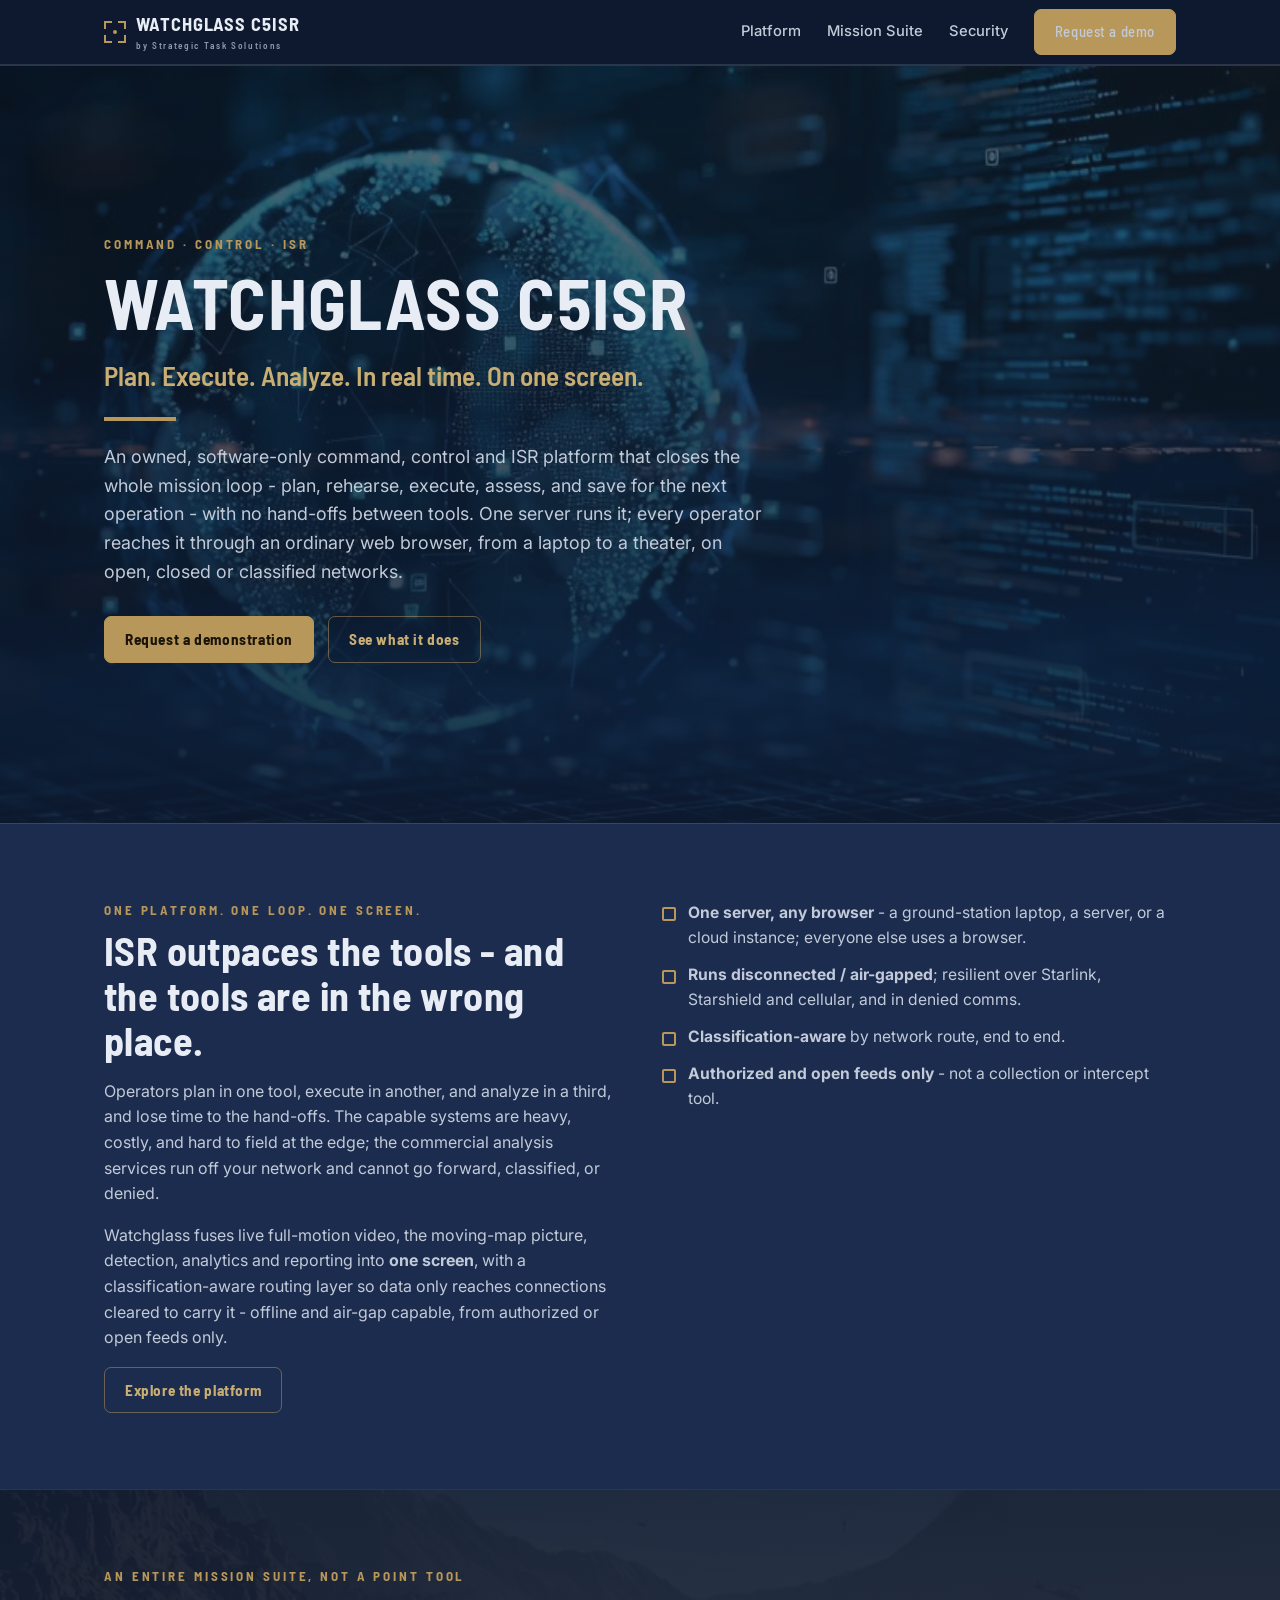
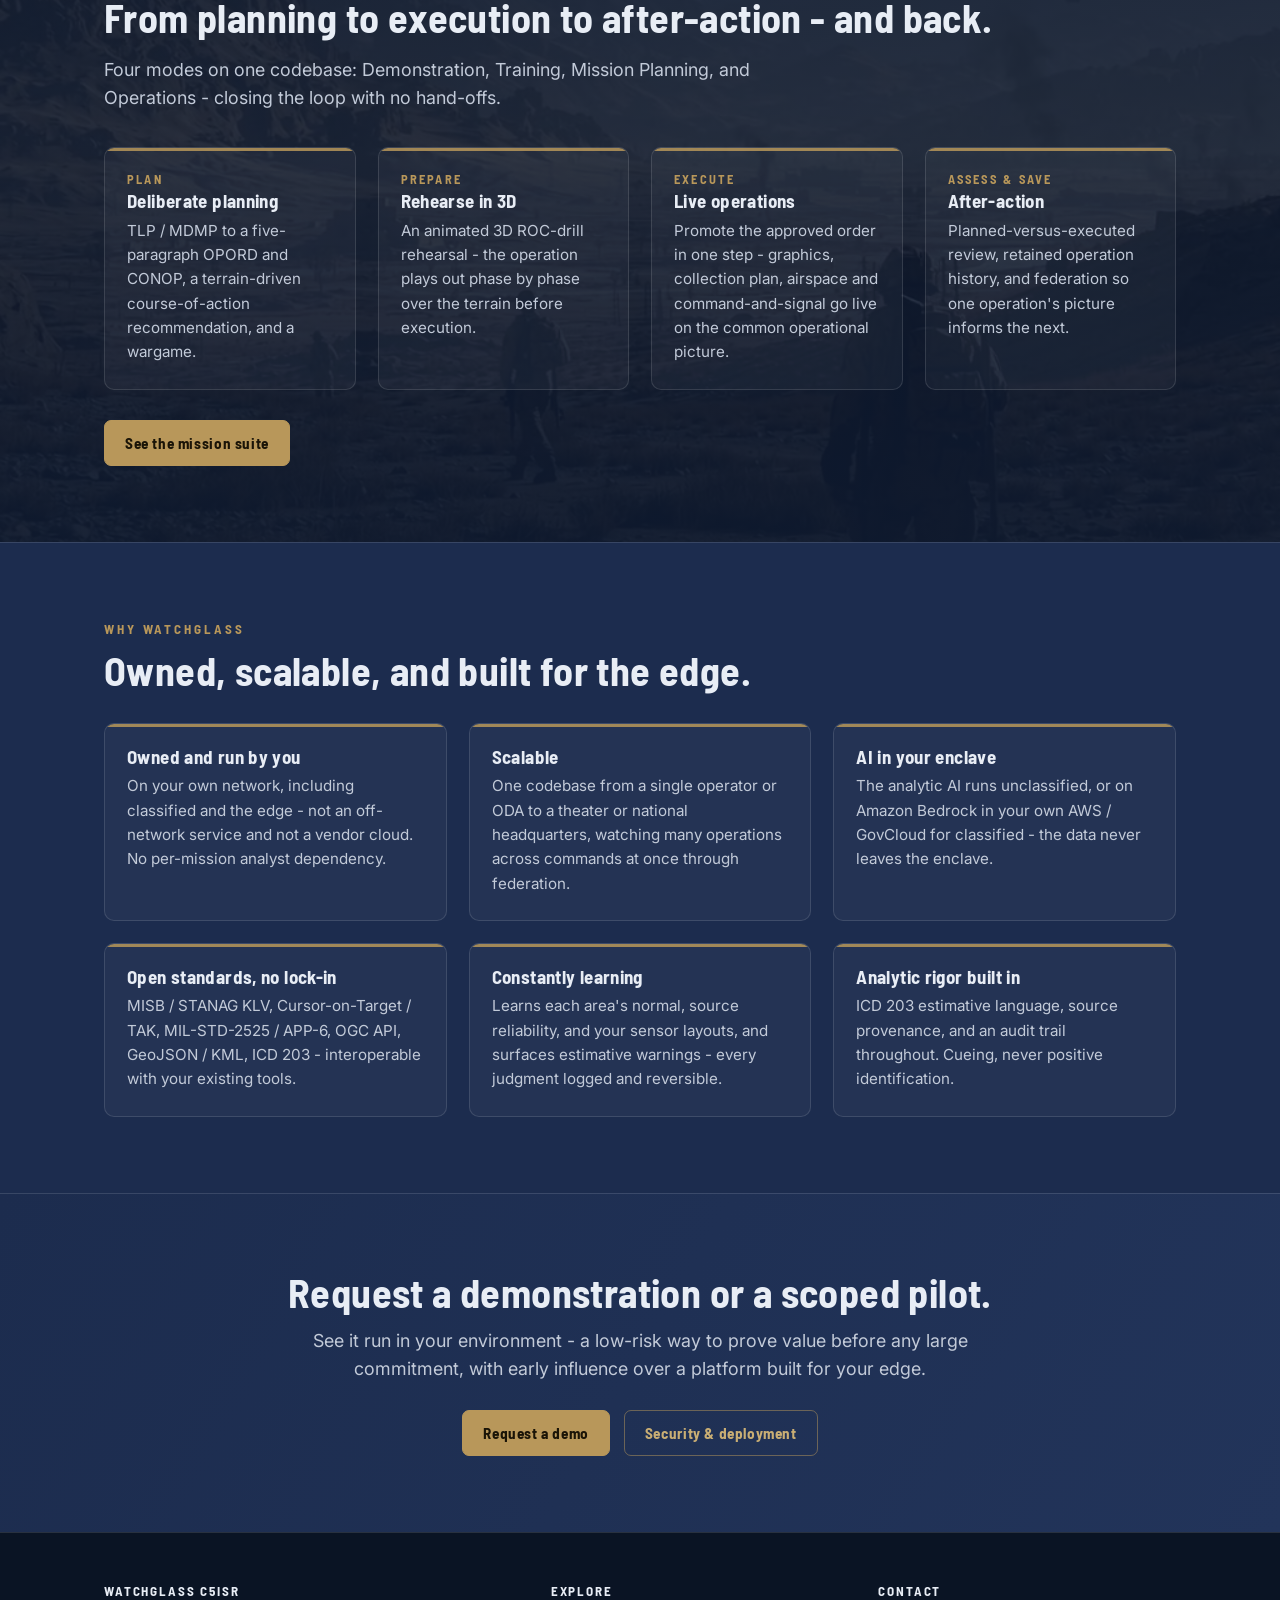
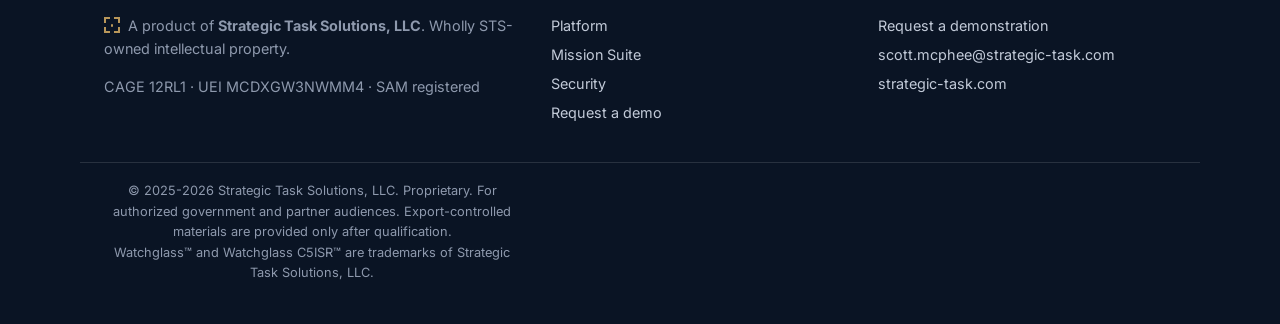
<file: index.html>
<!DOCTYPE html>
<!-- Copyright (c) 2025-2026 Strategic Task Solutions, LLC. All rights reserved. -->
<html lang="en">
<head>
<meta charset="utf-8">
<meta name="viewport" content="width=device-width, initial-scale=1">
<title>Watchglass C5ISR - Plan. Execute. Analyze.</title>
<meta name="description" content="Watchglass C5ISR is an owned, software-only command, control and ISR platform that closes the plan-execute-analyze loop on one screen - from a laptop to a theater, on open, closed or classified networks.">
<link rel="preconnect" href="https://fonts.googleapis.com">
<link rel="preconnect" href="https://fonts.gstatic.com" crossorigin>
<link href="https://fonts.googleapis.com/css2?family=Barlow+Semi+Condensed:wght@500;600;700&family=Inter:wght@400;500;600&display=swap" rel="stylesheet">
<link rel="stylesheet" href="css/site.css">
</head>
<body>

<header class="nav">
  <div class="wrap">
    <a class="brand" href="index.html" aria-label="Watchglass C5ISR home">
      <span class="reticle" aria-hidden="true"><i></i><i></i><i></i><i></i><u></u><u></u><u></u><u></u><b></b></span>
      <span>WATCHGLASS C5ISR<small>by Strategic Task Solutions</small></span>
    </a>
    <button class="navtoggle" aria-label="Menu" onclick="document.getElementById('nav').classList.toggle('open')">Menu</button>
    <nav id="nav">
      <a href="platform.html">Platform</a>
      <a href="suite.html">Mission Suite</a>
      <a href="security.html">Security</a>
      <a class="btn" href="request.html">Request a demo</a>
    </nav>
  </div>
</header>

<section class="hero">
  <video class="hero-video" autoplay muted loop playsinline poster="assets/login-globe.jpg">
    <source src="assets/login-globe.mp4" type="video/mp4">
  </video>
  <div class="wrap">
    <p class="kicker">Command &middot; Control &middot; ISR</p>
    <h1>WATCHGLASS C5ISR</h1>
    <p class="tag">Plan. Execute. Analyze. In real time. On one screen.</p>
    <div class="rule"></div>
    <p class="lede">An owned, software-only command, control and ISR platform that closes the whole mission loop - plan, rehearse, execute, assess, and save for the next operation - with no hand-offs between tools. One server runs it; every operator reaches it through an ordinary web browser, from a laptop to a theater, on open, closed or classified networks.</p>
    <div class="cta">
      <a class="btn" href="request.html">Request a demonstration</a>
      <a class="btn ghost" href="platform.html">See what it does</a>
    </div>
  </div>
</section>

<section class="alt">
  <div class="wrap two">
    <div>
      <p class="kicker">One platform. One loop. One screen.</p>
      <h2>ISR outpaces the tools - and the tools are in the wrong place.</h2>
      <p>Operators plan in one tool, execute in another, and analyze in a third, and lose time to the hand-offs. The capable systems are heavy, costly, and hard to field at the edge; the commercial analysis services run off your network and cannot go forward, classified, or denied.</p>
      <p>Watchglass fuses live full-motion video, the moving-map picture, detection, analytics and reporting into <strong>one screen</strong>, with a classification-aware routing layer so data only reaches connections cleared to carry it - offline and air-gap capable, from authorized or open feeds only.</p>
      <div class="cta" style="margin-top:8px"><a class="btn ghost" href="platform.html">Explore the platform</a></div>
    </div>
    <div>
      <ul class="ticks">
        <li><strong>One server, any browser</strong> - a ground-station laptop, a server, or a cloud instance; everyone else uses a browser.</li>
        <li><strong>Runs disconnected / air-gapped</strong>; resilient over Starlink, Starshield and cellular, and in denied comms.</li>
        <li><strong>Classification-aware</strong> by network route, end to end.</li>
        <li><strong>Authorized and open feeds only</strong> - not a collection or intercept tool.</li>
      </ul>
    </div>
  </div>
</section>

<section class="hasvideo">
  <video class="sec-video" autoplay muted loop playsinline poster="assets/missions-montage.jpg">
    <source src="assets/missions-montage.mp4" type="video/mp4">
  </video>
  <div class="wrap">
    <p class="kicker">An entire mission suite, not a point tool</p>
    <h2>From planning to execution to after-action - and back.</h2>
    <p class="lede">Four modes on one codebase: Demonstration, Training, Mission Planning, and Operations - closing the loop with no hand-offs.</p>
    <div class="grid g4" style="margin-top:34px">
      <div class="card"><div class="step">Plan</div><h3>Deliberate planning</h3><p>TLP / MDMP to a five-paragraph OPORD and CONOP, a terrain-driven course-of-action recommendation, and a wargame.</p></div>
      <div class="card"><div class="step">Prepare</div><h3>Rehearse in 3D</h3><p>An animated 3D ROC-drill rehearsal - the operation plays out phase by phase over the terrain before execution.</p></div>
      <div class="card"><div class="step">Execute</div><h3>Live operations</h3><p>Promote the approved order in one step - graphics, collection plan, airspace and command-and-signal go live on the common operational picture.</p></div>
      <div class="card"><div class="step">Assess &amp; save</div><h3>After-action</h3><p>Planned-versus-executed review, retained operation history, and federation so one operation's picture informs the next.</p></div>
    </div>
    <div class="cta" style="margin-top:30px"><a class="btn" href="suite.html">See the mission suite</a></div>
  </div>
</section>

<section class="alt">
  <div class="wrap">
    <p class="kicker">Why Watchglass</p>
    <h2>Owned, scalable, and built for the edge.</h2>
    <div class="grid g3" style="margin-top:30px">
      <div class="card"><h3>Owned and run by you</h3><p>On your own network, including classified and the edge - not an off-network service and not a vendor cloud. No per-mission analyst dependency.</p></div>
      <div class="card"><h3>Scalable</h3><p>One codebase from a single operator or ODA to a theater or national headquarters, watching many operations across commands at once through federation.</p></div>
      <div class="card"><h3>AI in your enclave</h3><p>The analytic AI runs unclassified, or on Amazon Bedrock in your own AWS / GovCloud for classified - the data never leaves the enclave.</p></div>
      <div class="card"><h3>Open standards, no lock-in</h3><p>MISB / STANAG KLV, Cursor-on-Target / TAK, MIL-STD-2525 / APP-6, OGC API, GeoJSON / KML, ICD 203 - interoperable with your existing tools.</p></div>
      <div class="card"><h3>Constantly learning</h3><p>Learns each area's normal, source reliability, and your sensor layouts, and surfaces estimative warnings - every judgment logged and reversible.</p></div>
      <div class="card"><h3>Analytic rigor built in</h3><p>ICD 203 estimative language, source provenance, and an audit trail throughout. Cueing, never positive identification.</p></div>
    </div>
  </div>
</section>

<section class="band">
  <div class="wrap">
    <h2>Request a demonstration or a scoped pilot.</h2>
    <p class="lede" style="margin:0 auto">See it run in your environment - a low-risk way to prove value before any large commitment, with early influence over a platform built for your edge.</p>
    <div class="cta"><a class="btn" href="request.html">Request a demo</a><a class="btn ghost" href="security.html">Security &amp; deployment</a></div>
  </div>
</section>

<footer class="site">
  <div class="wrap">
    <div>
      <h4>Watchglass C5ISR</h4>
      <p class="owner"><span class="reticle" aria-hidden="true"><i></i><i></i><i></i><i></i><u></u><u></u><u></u><u></u><b></b></span> A product of <strong>Strategic Task Solutions, LLC</strong>. Wholly STS-owned intellectual property.</p>
      <p class="owner">CAGE 12RL1 &middot; UEI MCDXGW3NWMM4 &middot; SAM registered</p>
    </div>
    <div>
      <h4>Explore</h4>
      <a href="platform.html">Platform</a><a href="suite.html">Mission Suite</a><a href="security.html">Security</a><a href="request.html">Request a demo</a>
    </div>
    <div>
      <h4>Contact</h4>
      <a href="request.html">Request a demonstration</a>
      <a href="mailto:scott.mcphee@strategic-task.com">scott.mcphee@strategic-task.com</a>
      <a href="https://www.strategic-task.com">strategic-task.com</a>
    </div>
  </div>
  <div class="wrap legal">
    &copy; 2025-2026 Strategic Task Solutions, LLC. Proprietary. For authorized government and partner audiences. Export-controlled materials are provided only after qualification.<br>
    Watchglass&trade; and Watchglass C5ISR&trade; are trademarks of Strategic Task Solutions, LLC.
  </div>
</footer>

<script src="js/site.js" defer></script>
</body>
</html>
</file>
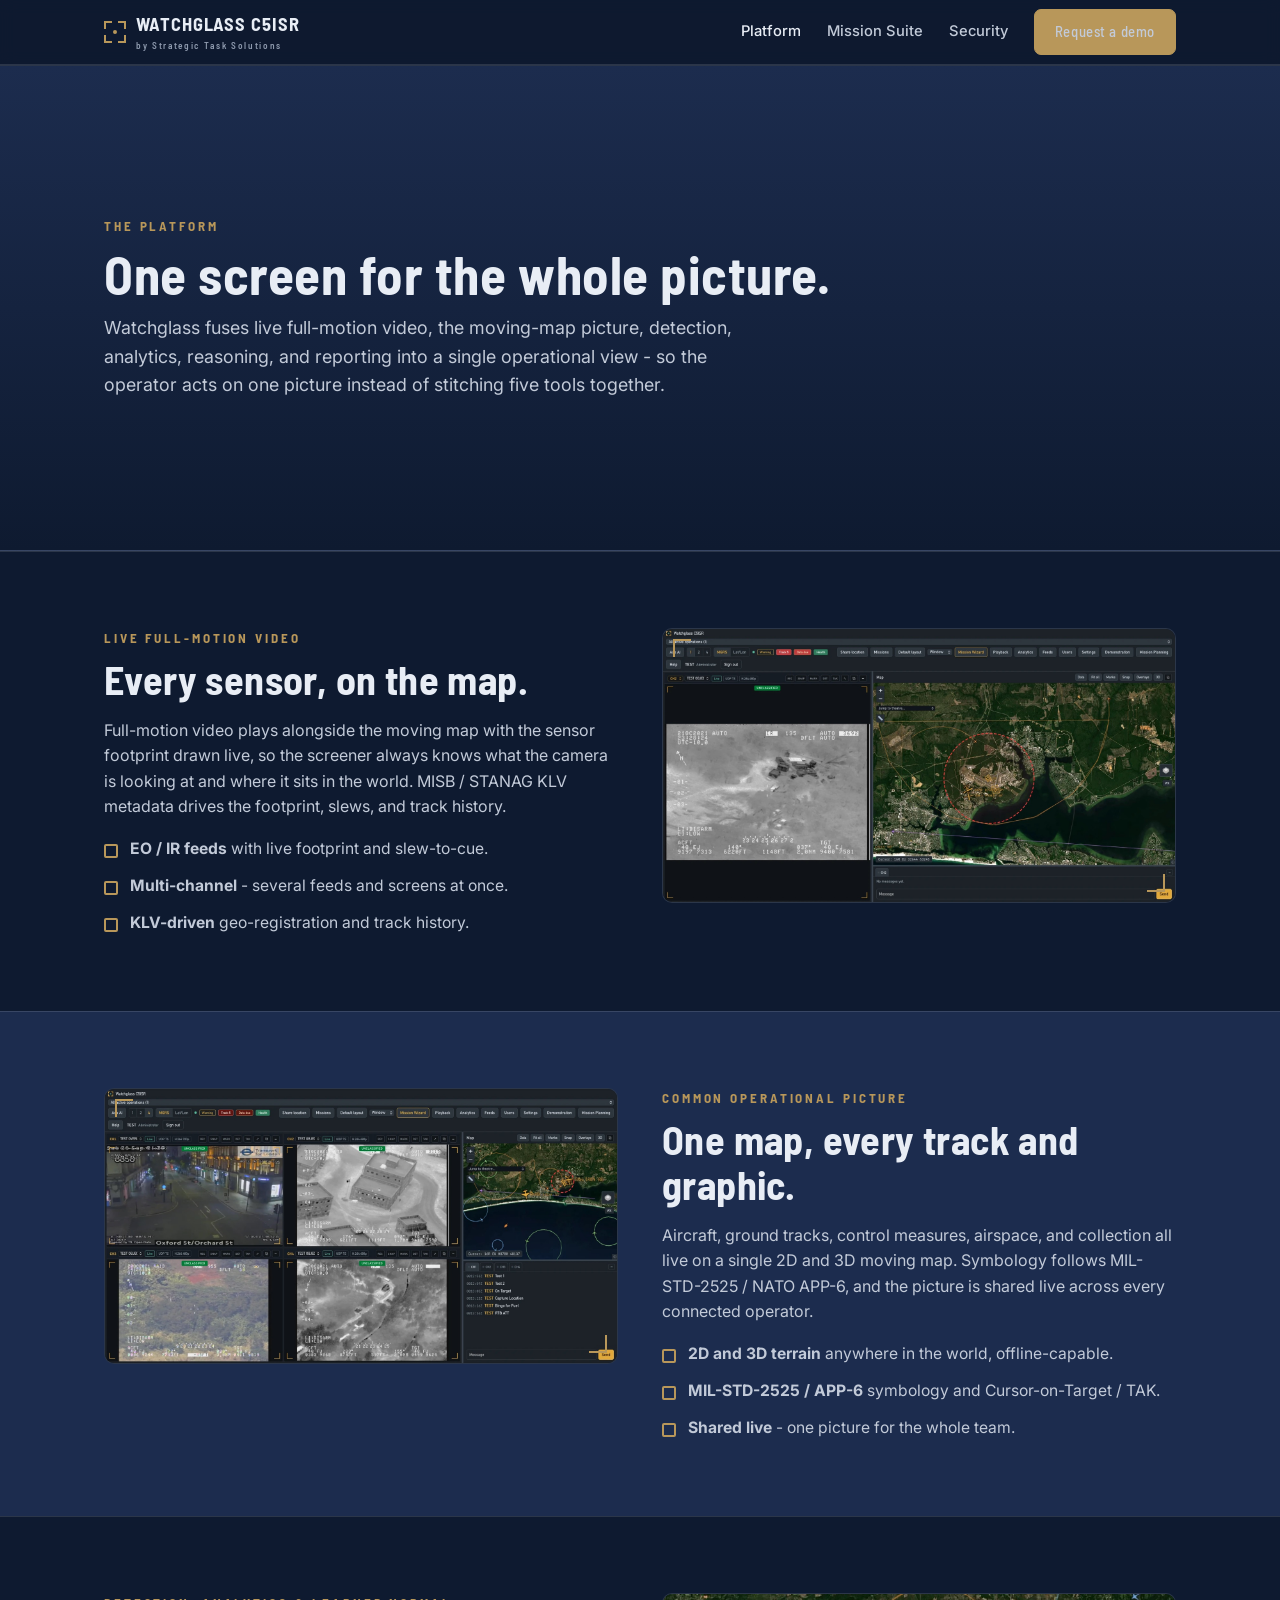
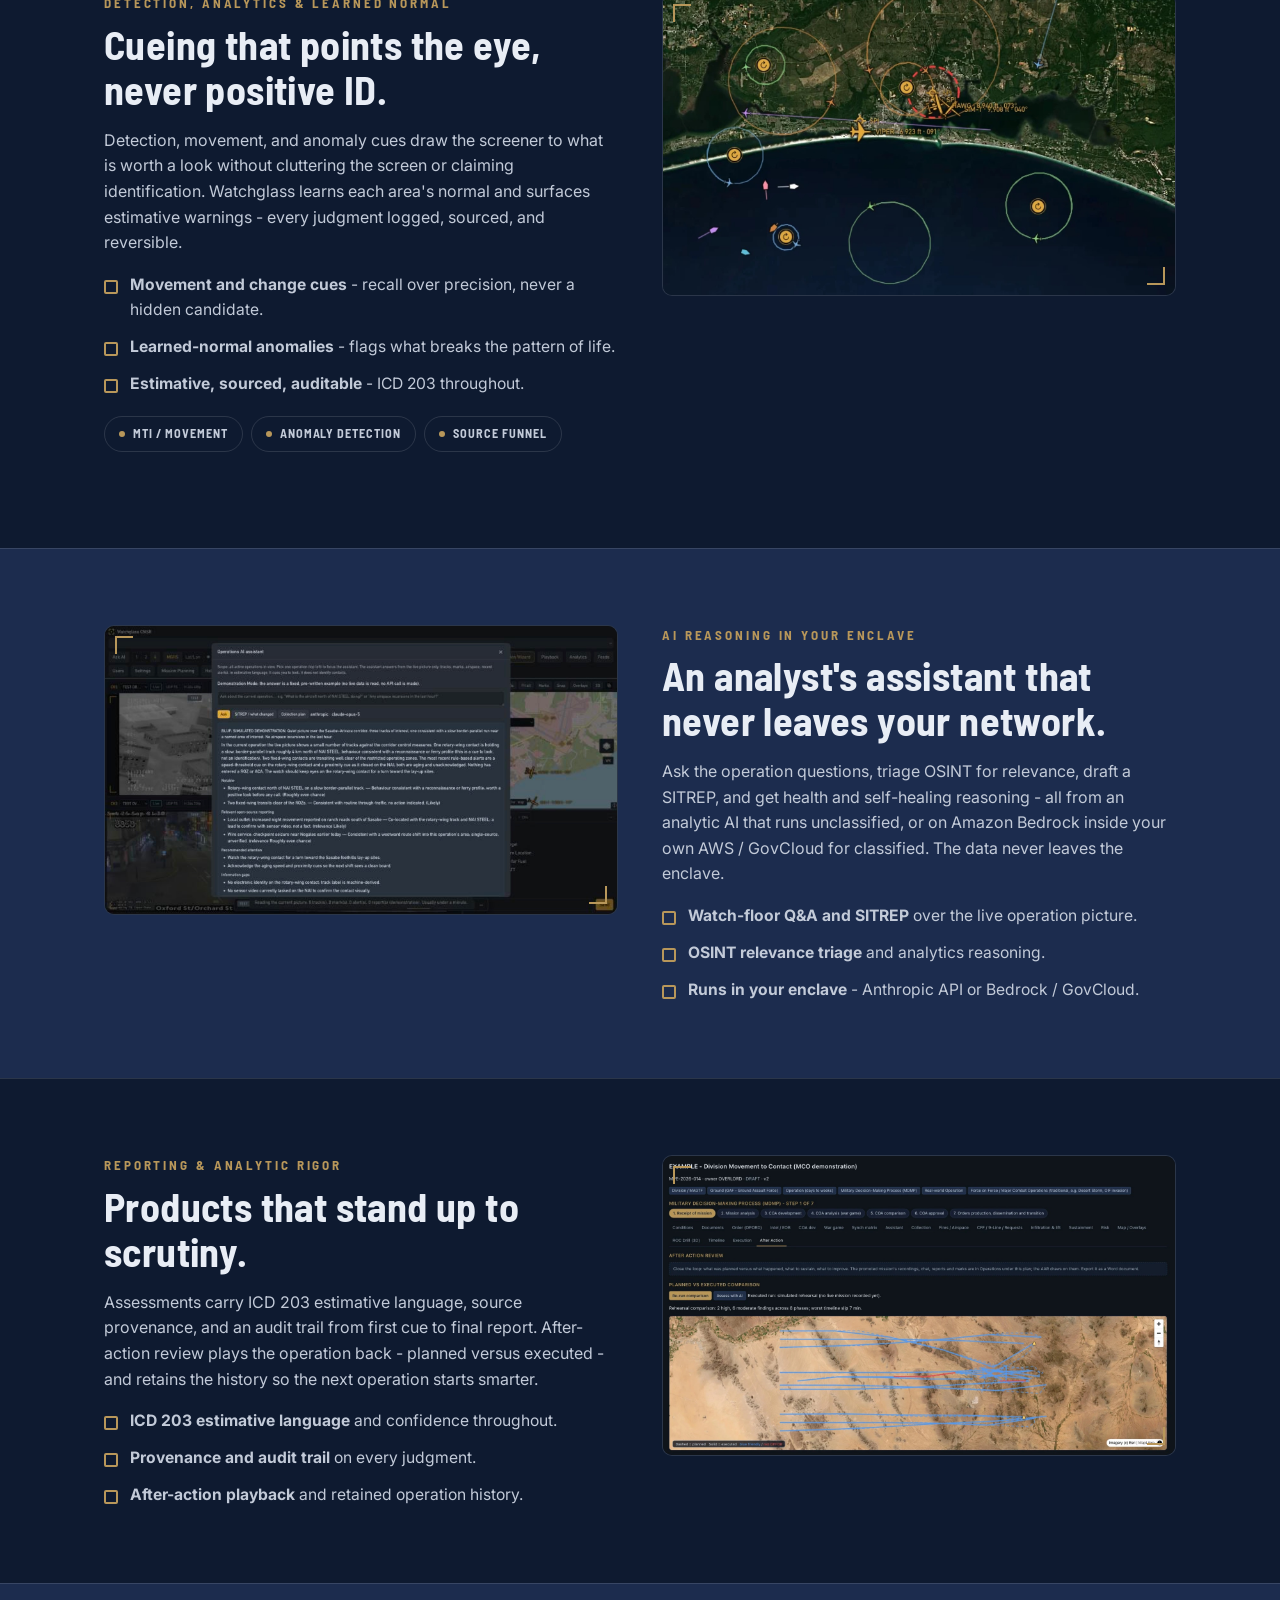
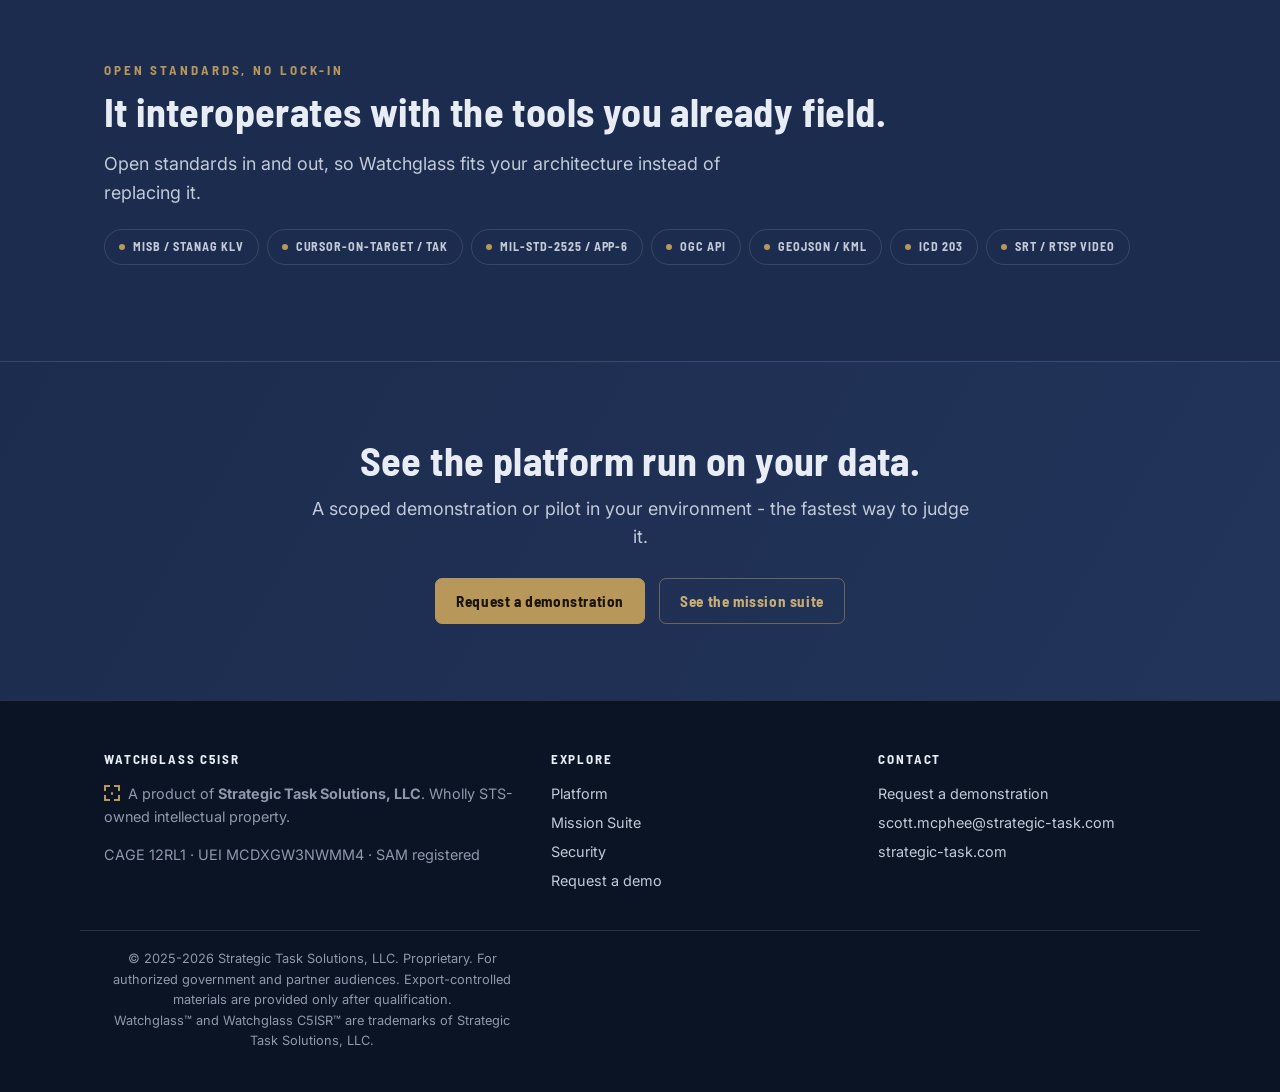
<file: platform.html>
<!DOCTYPE html>
<!-- Copyright (c) 2025-2026 Strategic Task Solutions, LLC. All rights reserved. -->
<html lang="en">
<head>
<meta charset="utf-8">
<meta name="viewport" content="width=device-width, initial-scale=1">
<title>Platform - Watchglass C5ISR</title>
<meta name="description" content="The Watchglass C5ISR platform: live full-motion video, a moving-map common operational picture, detection and analytics, AI reasoning in your enclave, reporting with analytic rigor, and open standards - fused on one screen.">
<link rel="preconnect" href="https://fonts.googleapis.com">
<link rel="preconnect" href="https://fonts.gstatic.com" crossorigin>
<link href="https://fonts.googleapis.com/css2?family=Barlow+Semi+Condensed:wght@500;600;700&family=Inter:wght@400;500;600&display=swap" rel="stylesheet">
<link rel="stylesheet" href="css/site.css">
</head>
<body>

<header class="nav">
  <div class="wrap">
    <a class="brand" href="index.html" aria-label="Watchglass C5ISR home">
      <span class="reticle" aria-hidden="true"><i></i><i></i><i></i><i></i><u></u><u></u><u></u><u></u><b></b></span>
      <span>WATCHGLASS C5ISR<small>by Strategic Task Solutions</small></span>
    </a>
    <button class="navtoggle" aria-label="Menu" onclick="document.getElementById('nav').classList.toggle('open')">Menu</button>
    <nav id="nav">
      <a href="platform.html" class="active">Platform</a>
      <a href="suite.html">Mission Suite</a>
      <a href="security.html">Security</a>
      <a class="btn" href="request.html">Request a demo</a>
    </nav>
  </div>
</header>

<section class="phero">
  <div class="wrap">
    <p class="kicker">The Platform</p>
    <h1>One screen for the whole picture.</h1>
    <p class="lede">Watchglass fuses live full-motion video, the moving-map picture, detection, analytics, reasoning, and reporting into a single operational view - so the operator acts on one picture instead of stitching five tools together.</p>
  </div>
</section>

<section>
  <div class="wrap two">
    <div>
      <p class="kicker">Live full-motion video</p>
      <h2>Every sensor, on the map.</h2>
      <p>Full-motion video plays alongside the moving map with the sensor footprint drawn live, so the screener always knows what the camera is looking at and where it sits in the world. MISB / STANAG KLV metadata drives the footprint, slews, and track history.</p>
      <ul class="ticks">
        <li><strong>EO / IR feeds</strong> with live footprint and slew-to-cue.</li>
        <li><strong>Multi-channel</strong> - several feeds and screens at once.</li>
        <li><strong>KLV-driven</strong> geo-registration and track history.</li>
      </ul>
    </div>
    <div class="figframe contain"><img src="assets/wg-execute.jpg" alt="Live full-motion video with sensor footprint on the moving map" loading="lazy"></div>
  </div>
</section>

<section class="alt">
  <div class="wrap two">
    <div class="figframe contain"><img src="assets/wg-cop.jpg" alt="Watchglass common operational picture" loading="lazy"></div>
    <div>
      <p class="kicker">Common operational picture</p>
      <h2>One map, every track and graphic.</h2>
      <p>Aircraft, ground tracks, control measures, airspace, and collection all live on a single 2D and 3D moving map. Symbology follows MIL-STD-2525 / NATO APP-6, and the picture is shared live across every connected operator.</p>
      <ul class="ticks">
        <li><strong>2D and 3D terrain</strong> anywhere in the world, offline-capable.</li>
        <li><strong>MIL-STD-2525 / APP-6</strong> symbology and Cursor-on-Target / TAK.</li>
        <li><strong>Shared live</strong> - one picture for the whole team.</li>
      </ul>
    </div>
  </div>
</section>

<section>
  <div class="wrap two">
    <div>
      <p class="kicker">Detection, analytics &amp; learned normal</p>
      <h2>Cueing that points the eye, never positive ID.</h2>
      <p>Detection, movement, and anomaly cues draw the screener to what is worth a look without cluttering the screen or claiming identification. Watchglass learns each area's normal and surfaces estimative warnings - every judgment logged, sourced, and reversible.</p>
      <ul class="ticks">
        <li><strong>Movement and change cues</strong> - recall over precision, never a hidden candidate.</li>
        <li><strong>Learned-normal anomalies</strong> - flags what breaks the pattern of life.</li>
        <li><strong>Estimative, sourced, auditable</strong> - ICD 203 throughout.</li>
      </ul>
      <div class="chips">
        <span class="chip">MTI / Movement</span><span class="chip">Anomaly Detection</span><span class="chip">Source Funnel</span>
      </div>
    </div>
    <div class="figframe contain"><img src="assets/wg-anomaly.jpg" alt="Learned-normal anomaly detection on the moving map" loading="lazy"></div>
  </div>
</section>

<section class="alt">
  <div class="wrap two">
    <div class="figframe contain"><img src="assets/wg-ai.jpg" alt="Watchglass AI watch-floor assistant" loading="lazy"></div>
    <div>
      <p class="kicker">AI reasoning in your enclave</p>
      <h2>An analyst's assistant that never leaves your network.</h2>
      <p>Ask the operation questions, triage OSINT for relevance, draft a SITREP, and get health and self-healing reasoning - all from an analytic AI that runs unclassified, or on Amazon Bedrock inside your own AWS / GovCloud for classified. The data never leaves the enclave.</p>
      <ul class="ticks">
        <li><strong>Watch-floor Q&amp;A and SITREP</strong> over the live operation picture.</li>
        <li><strong>OSINT relevance triage</strong> and analytics reasoning.</li>
        <li><strong>Runs in your enclave</strong> - Anthropic API or Bedrock / GovCloud.</li>
      </ul>
    </div>
  </div>
</section>

<section>
  <div class="wrap two">
    <div>
      <p class="kicker">Reporting &amp; analytic rigor</p>
      <h2>Products that stand up to scrutiny.</h2>
      <p>Assessments carry ICD 203 estimative language, source provenance, and an audit trail from first cue to final report. After-action review plays the operation back - planned versus executed - and retains the history so the next operation starts smarter.</p>
      <ul class="ticks">
        <li><strong>ICD 203 estimative language</strong> and confidence throughout.</li>
        <li><strong>Provenance and audit trail</strong> on every judgment.</li>
        <li><strong>After-action playback</strong> and retained operation history.</li>
      </ul>
    </div>
    <div class="figframe contain"><img src="assets/wg-aar.jpg" alt="Watchglass after-action review" loading="lazy"></div>
  </div>
</section>

<section class="alt">
  <div class="wrap">
    <p class="kicker">Open standards, no lock-in</p>
    <h2>It interoperates with the tools you already field.</h2>
    <p class="lede">Open standards in and out, so Watchglass fits your architecture instead of replacing it.</p>
    <div class="chips" style="margin-top:22px">
      <span class="chip">MISB / STANAG KLV</span>
      <span class="chip">Cursor-on-Target / TAK</span>
      <span class="chip">MIL-STD-2525 / APP-6</span>
      <span class="chip">OGC API</span>
      <span class="chip">GeoJSON / KML</span>
      <span class="chip">ICD 203</span>
      <span class="chip">SRT / RTSP video</span>
    </div>
  </div>
</section>

<section class="band">
  <div class="wrap">
    <h2>See the platform run on your data.</h2>
    <p class="lede" style="margin:0 auto">A scoped demonstration or pilot in your environment - the fastest way to judge it.</p>
    <div class="cta"><a class="btn" href="request.html">Request a demonstration</a><a class="btn ghost" href="suite.html">See the mission suite</a></div>
  </div>
</section>

<footer class="site">
  <div class="wrap">
    <div>
      <h4>Watchglass C5ISR</h4>
      <p class="owner"><span class="reticle" aria-hidden="true"><i></i><i></i><i></i><i></i><u></u><u></u><u></u><u></u><b></b></span> A product of <strong>Strategic Task Solutions, LLC</strong>. Wholly STS-owned intellectual property.</p>
      <p class="owner">CAGE 12RL1 &middot; UEI MCDXGW3NWMM4 &middot; SAM registered</p>
    </div>
    <div>
      <h4>Explore</h4>
      <a href="platform.html">Platform</a><a href="suite.html">Mission Suite</a><a href="security.html">Security</a><a href="request.html">Request a demo</a>
    </div>
    <div>
      <h4>Contact</h4>
      <a href="request.html">Request a demonstration</a>
      <a href="mailto:scott.mcphee@strategic-task.com">scott.mcphee@strategic-task.com</a>
      <a href="https://www.strategic-task.com">strategic-task.com</a>
    </div>
  </div>
  <div class="wrap legal">
    &copy; 2025-2026 Strategic Task Solutions, LLC. Proprietary. For authorized government and partner audiences. Export-controlled materials are provided only after qualification.<br>
    Watchglass&trade; and Watchglass C5ISR&trade; are trademarks of Strategic Task Solutions, LLC.
  </div>
</footer>

<script src="js/site.js" defer></script>
</body>
</html>
</file>
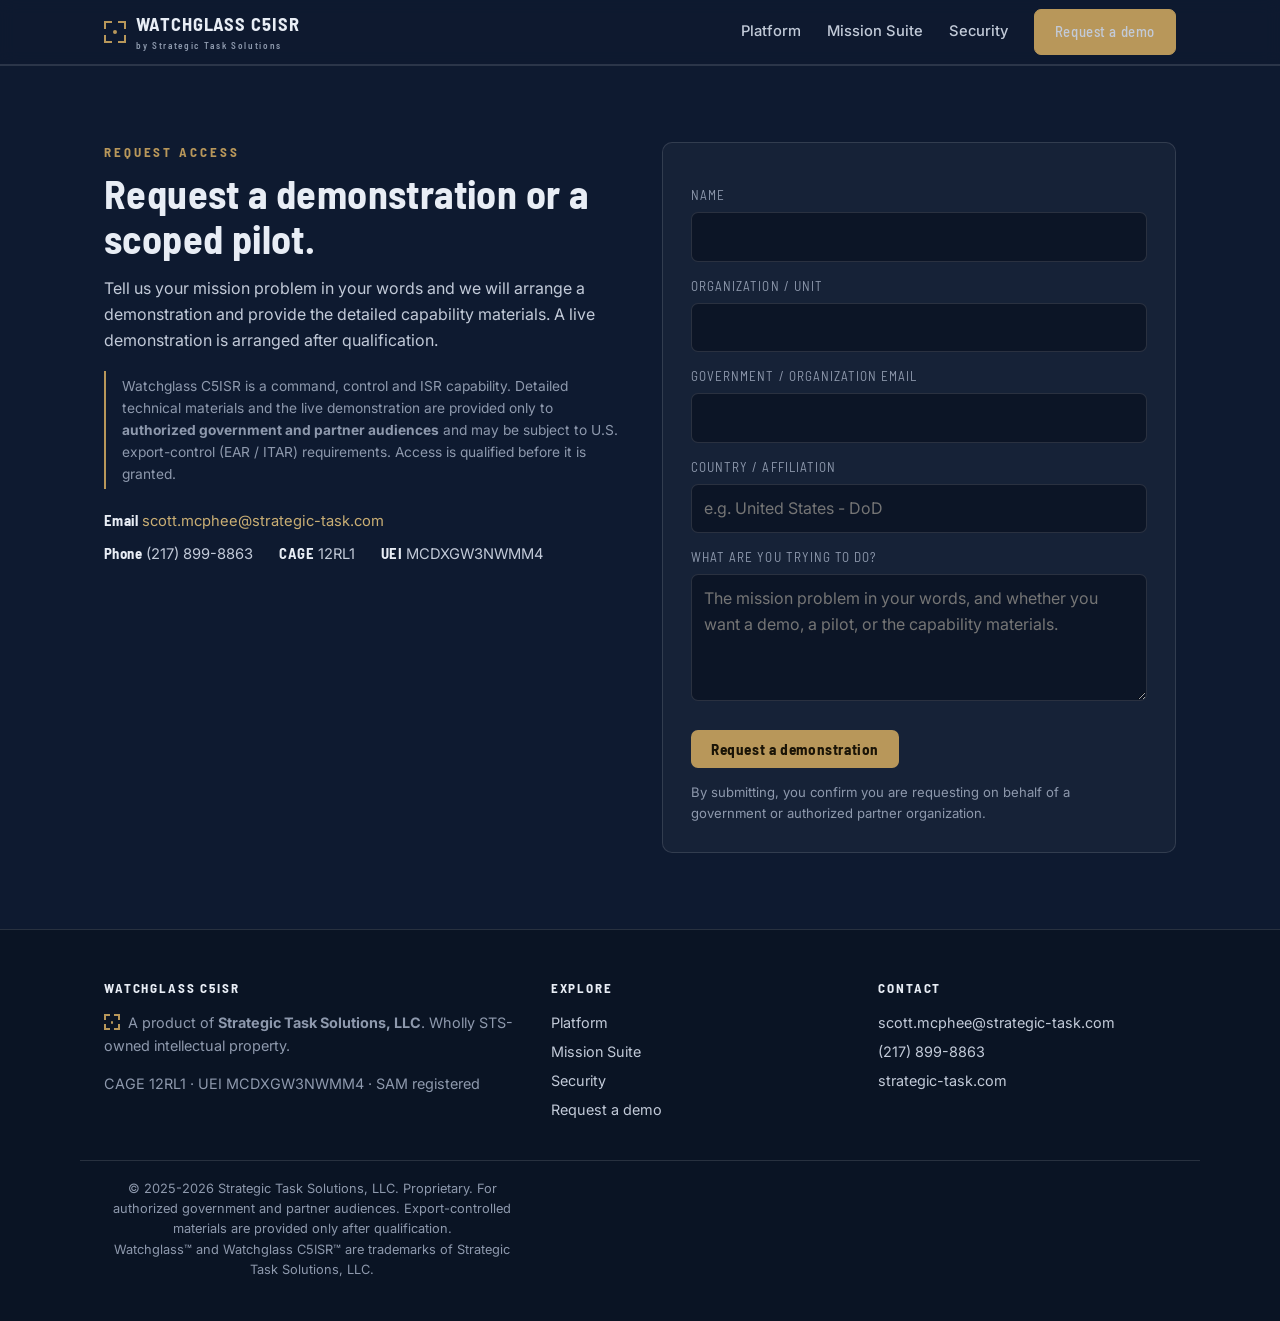
<file: request.html>
<!DOCTYPE html>
<!-- Copyright (c) 2025-2026 Strategic Task Solutions, LLC. All rights reserved. -->
<html lang="en">
<head>
<meta charset="utf-8">
<meta name="viewport" content="width=device-width, initial-scale=1">
<title>Request a demonstration - Watchglass C5ISR</title>
<meta name="description" content="Request a Watchglass C5ISR demonstration or scoped pilot, and access to the detailed capability materials. For authorized government and partner audiences.">
<link rel="preconnect" href="https://fonts.googleapis.com">
<link rel="preconnect" href="https://fonts.gstatic.com" crossorigin>
<link href="https://fonts.googleapis.com/css2?family=Barlow+Semi+Condensed:wght@500;600;700&family=Inter:wght@400;500;600&display=swap" rel="stylesheet">
<link rel="stylesheet" href="css/site.css">
</head>
<body>

<header class="nav">
  <div class="wrap">
    <a class="brand" href="index.html" aria-label="Watchglass C5ISR home">
      <span class="reticle" aria-hidden="true"><i></i><i></i><i></i><i></i><u></u><u></u><u></u><u></u><b></b></span>
      <span>WATCHGLASS C5ISR<small>by Strategic Task Solutions</small></span>
    </a>
    <button class="navtoggle" aria-label="Menu" onclick="document.getElementById('nav').classList.toggle('open')">Menu</button>
    <nav id="nav">
      <a href="platform.html">Platform</a>
      <a href="suite.html">Mission Suite</a>
      <a href="security.html">Security</a>
      <a class="btn" href="request.html">Request a demo</a>
    </nav>
  </div>
</header>

<section>
  <div class="wrap two">
    <div>
      <p class="kicker">Request access</p>
      <h2>Request a demonstration or a scoped pilot.</h2>
      <p>Tell us your mission problem in your words and we will arrange a demonstration and provide the detailed capability materials. A live demonstration is arranged after qualification.</p>
      <p class="note">Watchglass C5ISR is a command, control and ISR capability. Detailed technical materials and the live demonstration are provided only to <strong>authorized government and partner audiences</strong> and may be subject to U.S. export-control (EAR / ITAR) requirements. Access is qualified before it is granted.</p>
      <div class="facts" style="margin-top:20px">
        <span><b>Email</b> <a href="mailto:scott.mcphee@strategic-task.com">scott.mcphee@strategic-task.com</a></span>
      </div>
      <div class="facts"><span><b>Phone</b> (217) 899-8863</span><span><b>CAGE</b> 12RL1</span><span><b>UEI</b> MCDXGW3NWMM4</span></div>
    </div>

    <div>
      <form class="form" id="req" action="https://formspree.io/f/maqlvvnn" method="POST">
        <input type="hidden" name="_subject" value="New Watchglass C5ISR demo request">
        <input type="hidden" name="source" value="watchglasstech.com">
        <input type="text" name="_gotcha" style="display:none" tabindex="-1" autocomplete="off" aria-hidden="true">
        <label for="name">Name</label>
        <input id="name" name="name" required autocomplete="name">
        <label for="org">Organization / unit</label>
        <input id="org" name="organization" required>
        <label for="email">Government / organization email</label>
        <input id="email" name="email" type="email" required autocomplete="email">
        <label for="country">Country / affiliation</label>
        <input id="country" name="country" placeholder="e.g. United States - DoD" required>
        <label for="interest">What are you trying to do?</label>
        <textarea id="interest" name="interest" rows="4" placeholder="The mission problem in your words, and whether you want a demo, a pilot, or the capability materials."></textarea>
        <button class="btn" type="submit">Request a demonstration</button>
        <p class="owner" style="margin:14px 0 0; font-size:.82rem">By submitting, you confirm you are requesting on behalf of a government or authorized partner organization.</p>
      </form>
    </div>
  </div>
</section>

<footer class="site">
  <div class="wrap">
    <div>
      <h4>Watchglass C5ISR</h4>
      <p class="owner"><span class="reticle" aria-hidden="true"><i></i><i></i><i></i><i></i><u></u><u></u><u></u><u></u><b></b></span> A product of <strong>Strategic Task Solutions, LLC</strong>. Wholly STS-owned intellectual property.</p>
      <p class="owner">CAGE 12RL1 &middot; UEI MCDXGW3NWMM4 &middot; SAM registered</p>
    </div>
    <div>
      <h4>Explore</h4>
      <a href="platform.html">Platform</a><a href="suite.html">Mission Suite</a><a href="security.html">Security</a><a href="request.html">Request a demo</a>
    </div>
    <div>
      <h4>Contact</h4>
      <a href="mailto:scott.mcphee@strategic-task.com">scott.mcphee@strategic-task.com</a>
      <a href="tel:+12178998863">(217) 899-8863</a>
      <a href="https://www.strategic-task.com">strategic-task.com</a>
    </div>
  </div>
  <div class="wrap legal">
    &copy; 2025-2026 Strategic Task Solutions, LLC. Proprietary. For authorized government and partner audiences. Export-controlled materials are provided only after qualification.<br>
    Watchglass&trade; and Watchglass C5ISR&trade; are trademarks of Strategic Task Solutions, LLC.
  </div>
</footer>

<script src="js/site.js" defer></script>
</body>
</html>
</file>
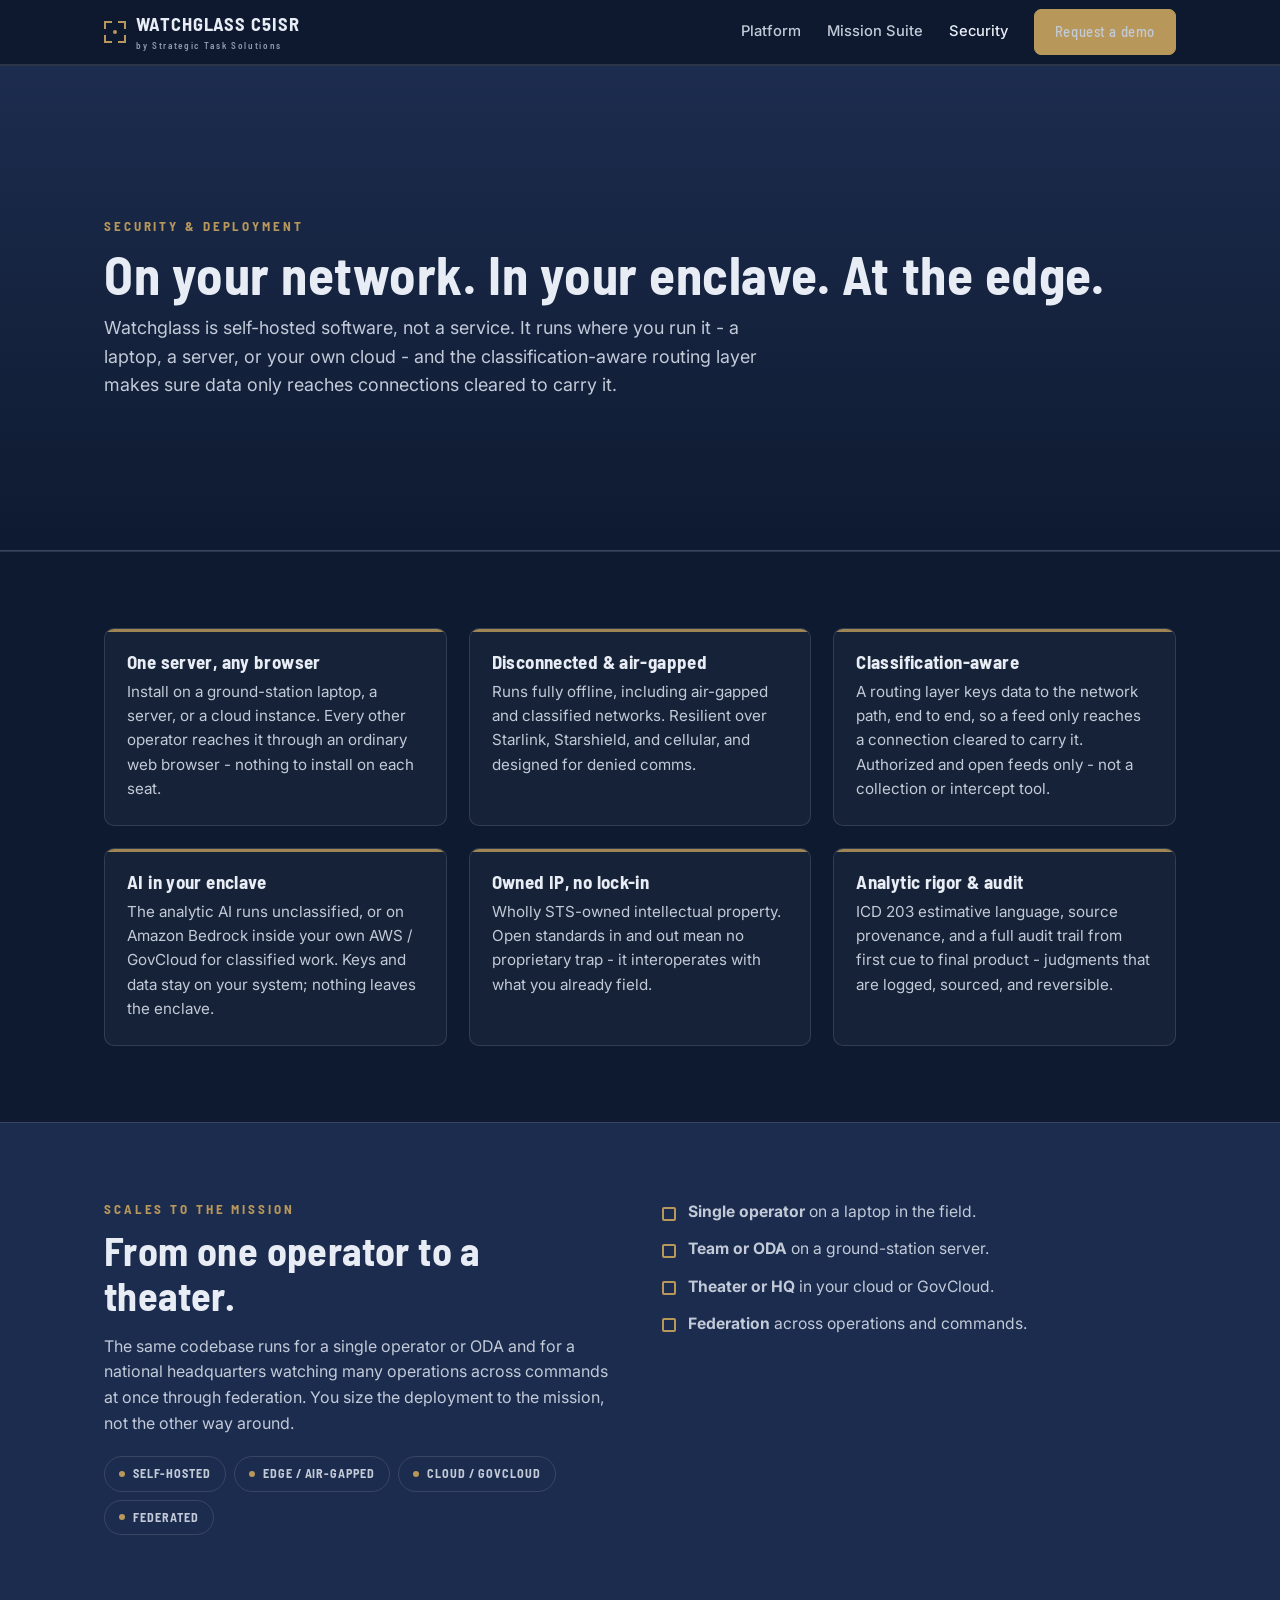
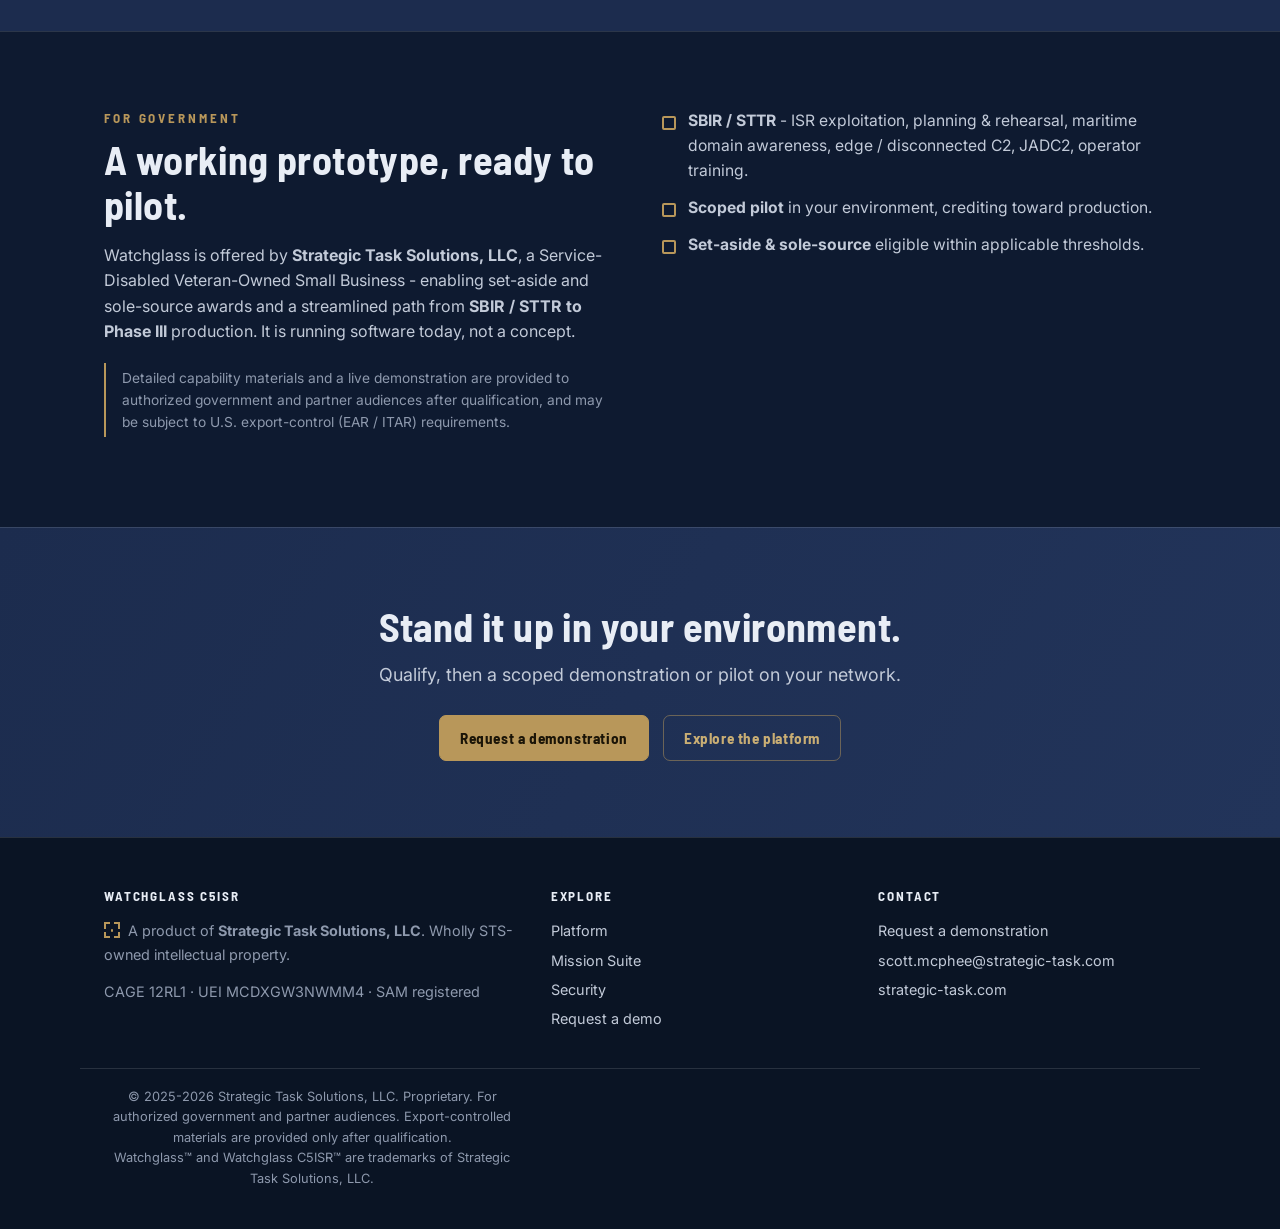
<file: security.html>
<!DOCTYPE html>
<!-- Copyright (c) 2025-2026 Strategic Task Solutions, LLC. All rights reserved. -->
<html lang="en">
<head>
<meta charset="utf-8">
<meta name="viewport" content="width=device-width, initial-scale=1">
<title>Security &amp; Deployment - Watchglass C5ISR</title>
<meta name="description" content="Watchglass C5ISR runs on your own network - a single server reached by any browser, disconnected or air-gapped, classification-aware by network route, with AI that stays inside your enclave. Owned IP, open standards, no lock-in.">
<link rel="preconnect" href="https://fonts.googleapis.com">
<link rel="preconnect" href="https://fonts.gstatic.com" crossorigin>
<link href="https://fonts.googleapis.com/css2?family=Barlow+Semi+Condensed:wght@500;600;700&family=Inter:wght@400;500;600&display=swap" rel="stylesheet">
<link rel="stylesheet" href="css/site.css">
</head>
<body>

<header class="nav">
  <div class="wrap">
    <a class="brand" href="index.html" aria-label="Watchglass C5ISR home">
      <span class="reticle" aria-hidden="true"><i></i><i></i><i></i><i></i><u></u><u></u><u></u><u></u><b></b></span>
      <span>WATCHGLASS C5ISR<small>by Strategic Task Solutions</small></span>
    </a>
    <button class="navtoggle" aria-label="Menu" onclick="document.getElementById('nav').classList.toggle('open')">Menu</button>
    <nav id="nav">
      <a href="platform.html">Platform</a>
      <a href="suite.html">Mission Suite</a>
      <a href="security.html" class="active">Security</a>
      <a class="btn" href="request.html">Request a demo</a>
    </nav>
  </div>
</header>

<section class="phero">
  <div class="wrap">
    <p class="kicker">Security &amp; Deployment</p>
    <h1>On your network. In your enclave. At the edge.</h1>
    <p class="lede">Watchglass is self-hosted software, not a service. It runs where you run it - a laptop, a server, or your own cloud - and the classification-aware routing layer makes sure data only reaches connections cleared to carry it.</p>
  </div>
</section>

<section>
  <div class="wrap">
    <div class="grid g3">
      <div class="card"><h3>One server, any browser</h3><p>Install on a ground-station laptop, a server, or a cloud instance. Every other operator reaches it through an ordinary web browser - nothing to install on each seat.</p></div>
      <div class="card"><h3>Disconnected &amp; air-gapped</h3><p>Runs fully offline, including air-gapped and classified networks. Resilient over Starlink, Starshield, and cellular, and designed for denied comms.</p></div>
      <div class="card"><h3>Classification-aware</h3><p>A routing layer keys data to the network path, end to end, so a feed only reaches a connection cleared to carry it. Authorized and open feeds only - not a collection or intercept tool.</p></div>
      <div class="card"><h3>AI in your enclave</h3><p>The analytic AI runs unclassified, or on Amazon Bedrock inside your own AWS / GovCloud for classified work. Keys and data stay on your system; nothing leaves the enclave.</p></div>
      <div class="card"><h3>Owned IP, no lock-in</h3><p>Wholly STS-owned intellectual property. Open standards in and out mean no proprietary trap - it interoperates with what you already field.</p></div>
      <div class="card"><h3>Analytic rigor &amp; audit</h3><p>ICD 203 estimative language, source provenance, and a full audit trail from first cue to final product - judgments that are logged, sourced, and reversible.</p></div>
    </div>
  </div>
</section>

<section class="alt">
  <div class="wrap two">
    <div>
      <p class="kicker">Scales to the mission</p>
      <h2>From one operator to a theater.</h2>
      <p>The same codebase runs for a single operator or ODA and for a national headquarters watching many operations across commands at once through federation. You size the deployment to the mission, not the other way around.</p>
      <div class="chips">
        <span class="chip">Self-hosted</span><span class="chip">Edge / Air-Gapped</span><span class="chip">Cloud / GovCloud</span><span class="chip">Federated</span>
      </div>
    </div>
    <div>
      <ul class="ticks">
        <li><strong>Single operator</strong> on a laptop in the field.</li>
        <li><strong>Team or ODA</strong> on a ground-station server.</li>
        <li><strong>Theater or HQ</strong> in your cloud or GovCloud.</li>
        <li><strong>Federation</strong> across operations and commands.</li>
      </ul>
    </div>
  </div>
</section>

<section>
  <div class="wrap two">
    <div>
      <p class="kicker">For government</p>
      <h2>A working prototype, ready to pilot.</h2>
      <p>Watchglass is offered by <strong>Strategic Task Solutions, LLC</strong>, a Service-Disabled Veteran-Owned Small Business - enabling set-aside and sole-source awards and a streamlined path from <strong>SBIR / STTR to Phase III</strong> production. It is running software today, not a concept.</p>
      <p class="note">Detailed capability materials and a live demonstration are provided to authorized government and partner audiences after qualification, and may be subject to U.S. export-control (EAR / ITAR) requirements.</p>
    </div>
    <div>
      <ul class="ticks">
        <li><strong>SBIR / STTR</strong> - ISR exploitation, planning &amp; rehearsal, maritime domain awareness, edge / disconnected C2, JADC2, operator training.</li>
        <li><strong>Scoped pilot</strong> in your environment, crediting toward production.</li>
        <li><strong>Set-aside &amp; sole-source</strong> eligible within applicable thresholds.</li>
      </ul>
    </div>
  </div>
</section>

<section class="band">
  <div class="wrap">
    <h2>Stand it up in your environment.</h2>
    <p class="lede" style="margin:0 auto">Qualify, then a scoped demonstration or pilot on your network.</p>
    <div class="cta"><a class="btn" href="request.html">Request a demonstration</a><a class="btn ghost" href="platform.html">Explore the platform</a></div>
  </div>
</section>

<footer class="site">
  <div class="wrap">
    <div>
      <h4>Watchglass C5ISR</h4>
      <p class="owner"><span class="reticle" aria-hidden="true"><i></i><i></i><i></i><i></i><u></u><u></u><u></u><u></u><b></b></span> A product of <strong>Strategic Task Solutions, LLC</strong>. Wholly STS-owned intellectual property.</p>
      <p class="owner">CAGE 12RL1 &middot; UEI MCDXGW3NWMM4 &middot; SAM registered</p>
    </div>
    <div>
      <h4>Explore</h4>
      <a href="platform.html">Platform</a><a href="suite.html">Mission Suite</a><a href="security.html">Security</a><a href="request.html">Request a demo</a>
    </div>
    <div>
      <h4>Contact</h4>
      <a href="request.html">Request a demonstration</a>
      <a href="mailto:scott.mcphee@strategic-task.com">scott.mcphee@strategic-task.com</a>
      <a href="https://www.strategic-task.com">strategic-task.com</a>
    </div>
  </div>
  <div class="wrap legal">
    &copy; 2025-2026 Strategic Task Solutions, LLC. Proprietary. For authorized government and partner audiences. Export-controlled materials are provided only after qualification.<br>
    Watchglass&trade; and Watchglass C5ISR&trade; are trademarks of Strategic Task Solutions, LLC.
  </div>
</footer>

<script src="js/site.js" defer></script>
</body>
</html>
</file>
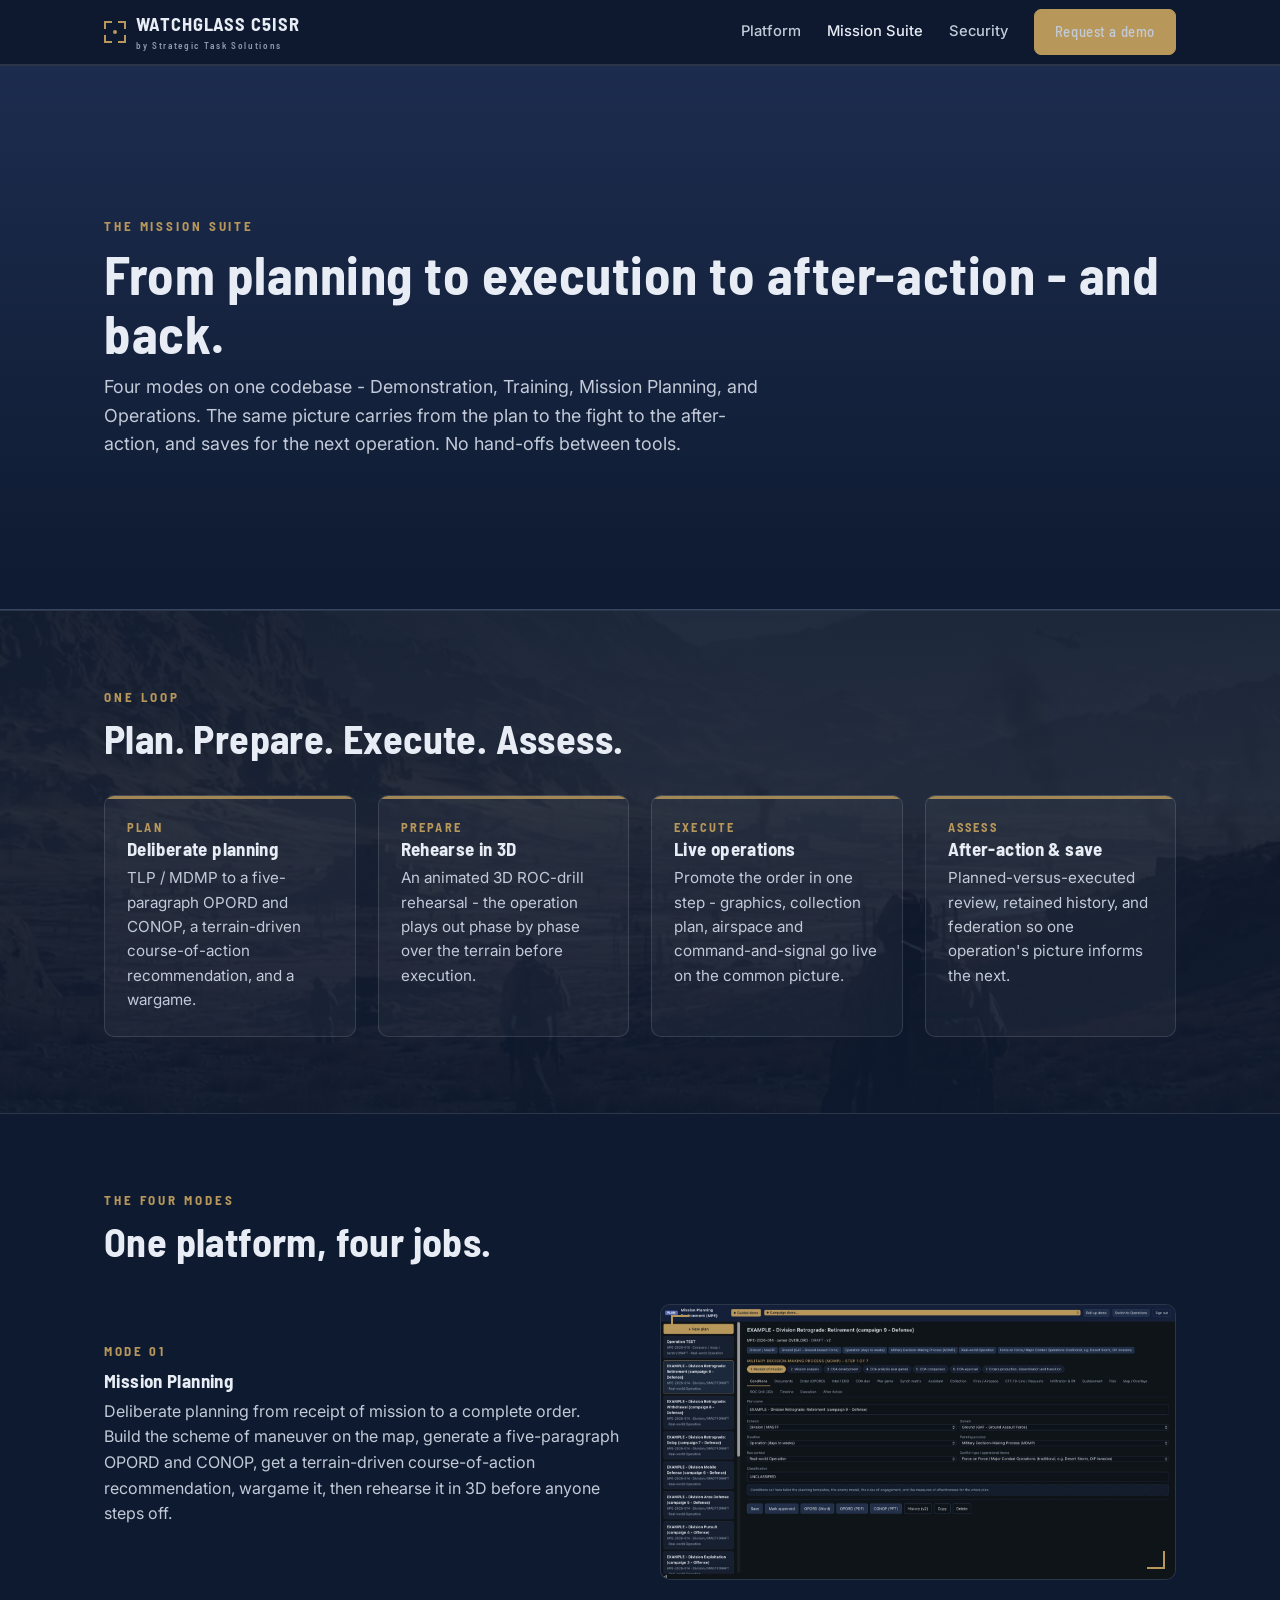
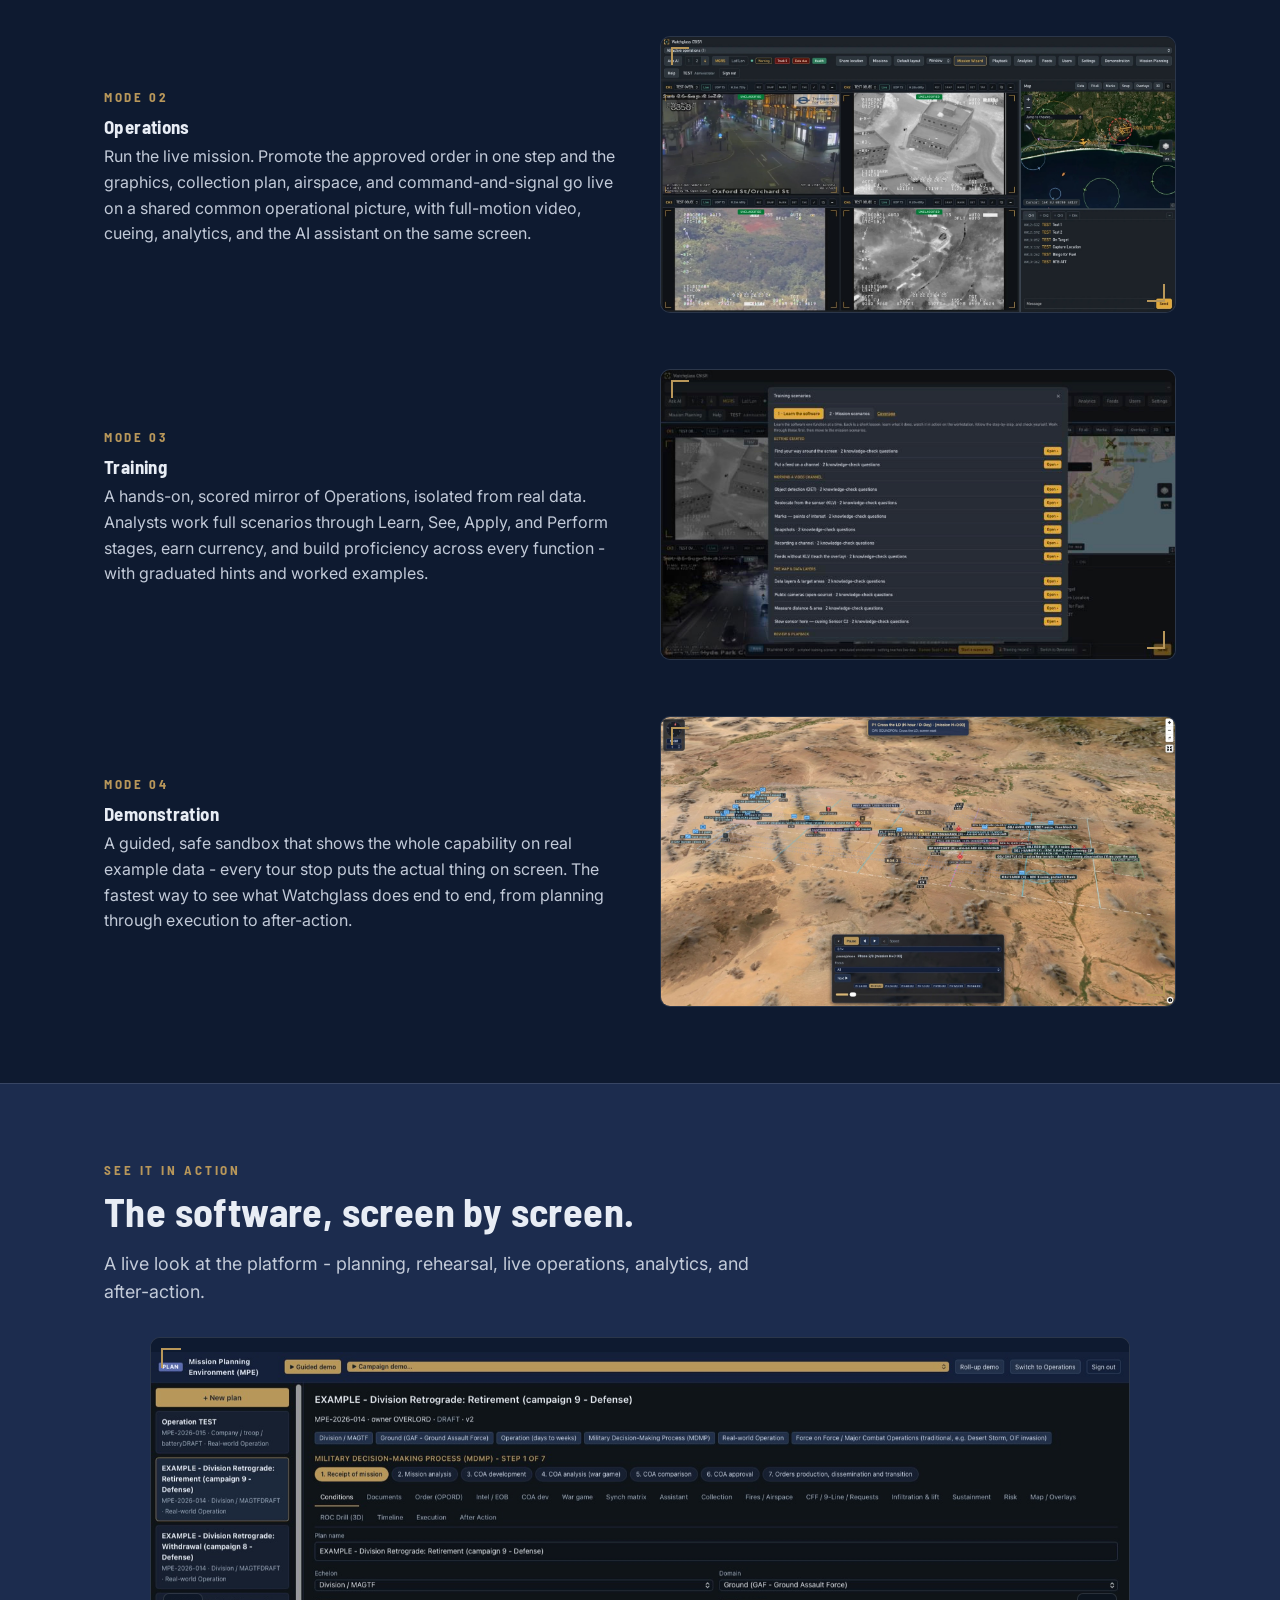
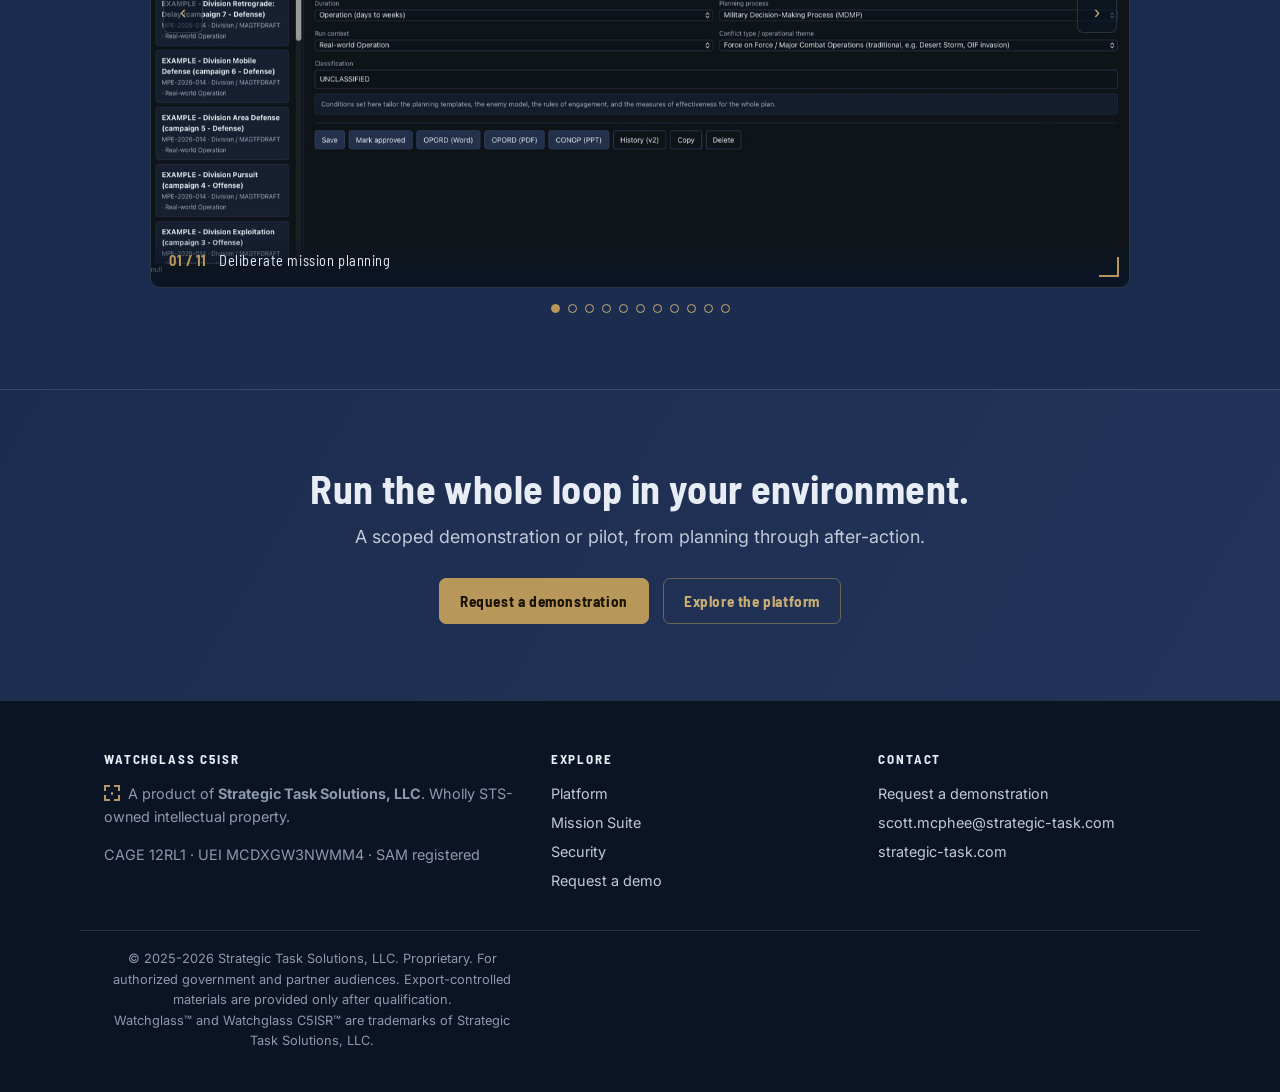
<file: suite.html>
<!DOCTYPE html>
<!-- Copyright (c) 2025-2026 Strategic Task Solutions, LLC. All rights reserved. -->
<html lang="en">
<head>
<meta charset="utf-8">
<meta name="viewport" content="width=device-width, initial-scale=1">
<title>Mission Suite - Watchglass C5ISR</title>
<meta name="description" content="Four modes on one codebase - Demonstration, Training, Mission Planning, and Operations - closing the plan, rehearse, execute, assess loop with no hand-offs. See Watchglass C5ISR in action.">
<link rel="preconnect" href="https://fonts.googleapis.com">
<link rel="preconnect" href="https://fonts.gstatic.com" crossorigin>
<link href="https://fonts.googleapis.com/css2?family=Barlow+Semi+Condensed:wght@500;600;700&family=Inter:wght@400;500;600&display=swap" rel="stylesheet">
<link rel="stylesheet" href="css/site.css">
</head>
<body>

<header class="nav">
  <div class="wrap">
    <a class="brand" href="index.html" aria-label="Watchglass C5ISR home">
      <span class="reticle" aria-hidden="true"><i></i><i></i><i></i><i></i><u></u><u></u><u></u><u></u><b></b></span>
      <span>WATCHGLASS C5ISR<small>by Strategic Task Solutions</small></span>
    </a>
    <button class="navtoggle" aria-label="Menu" onclick="document.getElementById('nav').classList.toggle('open')">Menu</button>
    <nav id="nav">
      <a href="platform.html">Platform</a>
      <a href="suite.html" class="active">Mission Suite</a>
      <a href="security.html">Security</a>
      <a class="btn" href="request.html">Request a demo</a>
    </nav>
  </div>
</header>

<section class="phero">
  <div class="wrap">
    <p class="kicker">The Mission Suite</p>
    <h1>From planning to execution to after-action - and back.</h1>
    <p class="lede">Four modes on one codebase - Demonstration, Training, Mission Planning, and Operations. The same picture carries from the plan to the fight to the after-action, and saves for the next operation. No hand-offs between tools.</p>
  </div>
</section>

<section class="hasvideo">
  <video class="sec-video" autoplay muted loop playsinline poster="assets/missions-montage.jpg">
    <source src="assets/missions-montage.mp4" type="video/mp4">
  </video>
  <div class="wrap">
    <p class="kicker">One loop</p>
    <h2>Plan. Prepare. Execute. Assess.</h2>
    <div class="grid g4" style="margin-top:34px">
      <div class="card"><div class="step">Plan</div><h3>Deliberate planning</h3><p>TLP / MDMP to a five-paragraph OPORD and CONOP, a terrain-driven course-of-action recommendation, and a wargame.</p></div>
      <div class="card"><div class="step">Prepare</div><h3>Rehearse in 3D</h3><p>An animated 3D ROC-drill rehearsal - the operation plays out phase by phase over the terrain before execution.</p></div>
      <div class="card"><div class="step">Execute</div><h3>Live operations</h3><p>Promote the order in one step - graphics, collection plan, airspace and command-and-signal go live on the common picture.</p></div>
      <div class="card"><div class="step">Assess</div><h3>After-action &amp; save</h3><p>Planned-versus-executed review, retained history, and federation so one operation's picture informs the next.</p></div>
    </div>
  </div>
</section>

<section>
  <div class="wrap">
    <p class="kicker">The four modes</p>
    <h2>One platform, four jobs.</h2>

    <div class="mode" style="margin-top:40px">
      <div>
        <div class="no">Mode 01</div>
        <h3>Mission Planning</h3>
        <p>Deliberate planning from receipt of mission to a complete order. Build the scheme of maneuver on the map, generate a five-paragraph OPORD and CONOP, get a terrain-driven course-of-action recommendation, wargame it, then rehearse it in 3D before anyone steps off.</p>
      </div>
      <div class="figframe contain"><img src="assets/wg-plan.jpg" alt="Watchglass mission planning" loading="lazy"></div>
    </div>

    <div class="mode flip">
      <div class="figframe contain"><img src="assets/wg-cop.jpg" alt="Watchglass live operations common picture" loading="lazy"></div>
      <div>
        <div class="no">Mode 02</div>
        <h3>Operations</h3>
        <p>Run the live mission. Promote the approved order in one step and the graphics, collection plan, airspace, and command-and-signal go live on a shared common operational picture, with full-motion video, cueing, analytics, and the AI assistant on the same screen.</p>
      </div>
    </div>

    <div class="mode">
      <div>
        <div class="no">Mode 03</div>
        <h3>Training</h3>
        <p>A hands-on, scored mirror of Operations, isolated from real data. Analysts work full scenarios through Learn, See, Apply, and Perform stages, earn currency, and build proficiency across every function - with graduated hints and worked examples.</p>
      </div>
      <div class="figframe contain"><img src="assets/wg-training.jpg" alt="Watchglass training mode" loading="lazy"></div>
    </div>

    <div class="mode flip">
      <div class="figframe contain"><img src="assets/wg-roc.jpg" alt="Watchglass 3D rehearsal" loading="lazy"></div>
      <div>
        <div class="no">Mode 04</div>
        <h3>Demonstration</h3>
        <p>A guided, safe sandbox that shows the whole capability on real example data - every tour stop puts the actual thing on screen. The fastest way to see what Watchglass does end to end, from planning through execution to after-action.</p>
      </div>
    </div>
  </div>
</section>

<section class="alt">
  <div class="wrap">
    <p class="kicker">See it in action</p>
    <h2>The software, screen by screen.</h2>
    <p class="lede">A live look at the platform - planning, rehearsal, live operations, analytics, and after-action.</p>
    <div class="show" id="wgshow" style="margin-top:30px">
      <div class="show-frame">
        <div class="slide on"><img src="assets/wg-plan.jpg" data-cap="Deliberate mission planning" alt="Deliberate mission planning"></div>
        <div class="slide"><img src="assets/wg-roc.jpg" data-cap="3D rehearsal over the terrain" alt="3D ROC-drill rehearsal" loading="lazy"></div>
        <div class="slide"><img src="assets/wg-execute.jpg" data-cap="Live full-motion video and sensor footprint" alt="Live FMV with sensor footprint" loading="lazy"></div>
        <div class="slide"><img src="assets/wg-cop.jpg" data-cap="Common operational picture" alt="Common operational picture" loading="lazy"></div>
        <div class="slide"><img src="assets/wg-ai.jpg" data-cap="AI watch-floor assistant" alt="AI assistant" loading="lazy"></div>
        <div class="slide"><img src="assets/wg-analytics.jpg" data-cap="Analytics and assessment" alt="Analytics and assessment" loading="lazy"></div>
        <div class="slide"><img src="assets/wg-anomaly.jpg" data-cap="Learned-normal anomaly detection" alt="Anomaly detection on the map" loading="lazy"></div>
        <div class="slide"><img src="assets/wg-aar.jpg" data-cap="After-action review" alt="After-action review" loading="lazy"></div>
        <div class="slide"><img src="assets/wg-terrain.jpg" data-cap="Terrain analysis" alt="Terrain analysis" loading="lazy"></div>
        <div class="slide"><img src="assets/wg-training.jpg" data-cap="Training mode" alt="Training mode" loading="lazy"></div>
        <div class="slide"><img src="assets/wg-alerts.jpg" data-cap="Alerts and cueing" alt="Alerts and cueing" loading="lazy"></div>
        <button class="show-nav prev" type="button" aria-label="Previous screen">&#8249;</button>
        <button class="show-nav next" type="button" aria-label="Next screen">&#8250;</button>
        <div class="show-cap"><span class="ix">01 / 11</span><span class="txt">Deliberate mission planning</span></div>
      </div>
      <div class="show-dots" role="tablist" aria-label="Choose a screen"></div>
    </div>
  </div>
</section>

<section class="band">
  <div class="wrap">
    <h2>Run the whole loop in your environment.</h2>
    <p class="lede" style="margin:0 auto">A scoped demonstration or pilot, from planning through after-action.</p>
    <div class="cta"><a class="btn" href="request.html">Request a demonstration</a><a class="btn ghost" href="platform.html">Explore the platform</a></div>
  </div>
</section>

<footer class="site">
  <div class="wrap">
    <div>
      <h4>Watchglass C5ISR</h4>
      <p class="owner"><span class="reticle" aria-hidden="true"><i></i><i></i><i></i><i></i><u></u><u></u><u></u><u></u><b></b></span> A product of <strong>Strategic Task Solutions, LLC</strong>. Wholly STS-owned intellectual property.</p>
      <p class="owner">CAGE 12RL1 &middot; UEI MCDXGW3NWMM4 &middot; SAM registered</p>
    </div>
    <div>
      <h4>Explore</h4>
      <a href="platform.html">Platform</a><a href="suite.html">Mission Suite</a><a href="security.html">Security</a><a href="request.html">Request a demo</a>
    </div>
    <div>
      <h4>Contact</h4>
      <a href="request.html">Request a demonstration</a>
      <a href="mailto:scott.mcphee@strategic-task.com">scott.mcphee@strategic-task.com</a>
      <a href="https://www.strategic-task.com">strategic-task.com</a>
    </div>
  </div>
  <div class="wrap legal">
    &copy; 2025-2026 Strategic Task Solutions, LLC. Proprietary. For authorized government and partner audiences. Export-controlled materials are provided only after qualification.<br>
    Watchglass&trade; and Watchglass C5ISR&trade; are trademarks of Strategic Task Solutions, LLC.
  </div>
</footer>

<script src="js/site.js" defer></script>
</body>
</html>
</file>
<file: css/site.css>
/* Copyright (c) 2025-2026 Strategic Task Solutions, LLC. All rights reserved. */
:root {
  --navy: #1c2c4e; --navy-deep: #0e1a30; --navy-panel: #22345a; --gold: #b8975a; --gold-soft: #c9ae74;
  --ink: #e8edf5; --body: #c2cad8; --muted: #8e99ad; --line: rgba(255,255,255,.12);
  --max: 1120px; --r: 10px;
  --h: "Barlow Semi Condensed", "Arial Narrow", system-ui, sans-serif;
  --b: "Inter", system-ui, -apple-system, "Segoe UI", Roboto, sans-serif;
}
* { box-sizing: border-box; }
html { scroll-behavior: smooth; scroll-padding-top: 76px; }
body { margin: 0; font-family: var(--b); color: var(--body); background: var(--navy-deep); line-height: 1.6;
  -webkit-font-smoothing: antialiased; font-size: 16px; }
h1,h2,h3 { font-family: var(--h); color: var(--ink); line-height: 1.12; letter-spacing: .01em; margin: 0 0 .4em; font-weight: 700; }
h2 { font-size: clamp(1.7rem, 3.4vw, 2.5rem); }
h3 { font-size: 1.18rem; letter-spacing: .02em; }
p { margin: 0 0 1em; }
a { color: var(--gold-soft); text-decoration: none; }
a:hover { color: var(--gold); }
.wrap { max-width: var(--max); margin: 0 auto; padding: 0 24px; }
.kicker { font-family: var(--h); color: var(--gold); font-size: .82rem; font-weight: 700; letter-spacing: .22em; text-transform: uppercase; margin: 0 0 .6em; }
.lede { font-size: 1.12rem; color: var(--body); max-width: 60ch; }
.gold { color: var(--gold-soft); }

/* reticle mark */
.reticle { display: inline-block; width: 1em; height: 1em; position: relative; flex: 0 0 auto; }
.reticle::before, .reticle::after { content: ""; position: absolute; inset: 0; }
.reticle span { position: absolute; inset: 0; }
.reticle i { position: absolute; width: 38%; height: 2px; background: var(--gold); }
.reticle i:nth-child(1){ top:0; left:0; } .reticle i:nth-child(2){ top:0; right:0; }
.reticle i:nth-child(3){ bottom:0; left:0; } .reticle i:nth-child(4){ bottom:0; right:0; }
.reticle u { position: absolute; width: 2px; height: 38%; background: var(--gold); }
.reticle u:nth-child(5){ top:0; left:0; } .reticle u:nth-child(6){ top:0; right:0; }
.reticle u:nth-child(7){ bottom:0; left:0; } .reticle u:nth-child(8){ bottom:0; right:0; }
.reticle b { position: absolute; width: 18%; height: 18%; border-radius: 50%; background: var(--gold); top: 41%; left: 41%; }

/* nav */
header.nav { position: sticky; top: 0; z-index: 50; background: rgba(14,26,48,.86); backdrop-filter: blur(8px);
  border-bottom: 1px solid var(--line); }
.nav .wrap { display: flex; align-items: center; gap: 20px; height: 64px; }
.brand { display: flex; align-items: center; gap: 10px; font-family: var(--h); font-weight: 700; color: var(--ink);
  font-size: 1.15rem; letter-spacing: .05em; }
.brand .reticle { font-size: 22px; }
.brand small { display: block; font-size: .58rem; letter-spacing: .18em; color: var(--muted); font-weight: 600; }
.nav nav { margin-left: auto; display: flex; align-items: center; gap: 26px; }
.nav nav a { color: var(--body); font-size: .92rem; font-weight: 500; }
.nav nav a:hover { color: var(--ink); }
.btn { display: inline-block; font-family: var(--h); font-weight: 700; letter-spacing: .04em; font-size: .95rem;
  background: var(--gold); color: #1a1407; padding: 10px 20px; border-radius: 7px; border: 1px solid var(--gold); }
.btn:hover { background: var(--gold-soft); color: #1a1407; }
.btn.ghost { background: transparent; color: var(--gold-soft); border-color: rgba(184,151,90,.5); }
.btn.ghost:hover { border-color: var(--gold); color: var(--gold); }
.navtoggle { display: none; }

/* hero */
.hero { position: relative; overflow: hidden; background: var(--navy-deep); }
.hero-video { position: absolute; inset: 0; width: 100%; height: 100%; object-fit: cover; opacity: .72; z-index: 0; pointer-events: none; }
.hero::after { content: ""; position: absolute; inset: 0; z-index: 0;
  background: linear-gradient(180deg, rgba(14,26,48,.5), rgba(14,26,48,.82)); }
.hero .wrap { position: relative; z-index: 1; padding: 92px 24px 84px; }
.hero h1 { font-size: clamp(2.6rem, 6vw, 4.4rem); letter-spacing: .02em; margin-bottom: .18em; }
.hero .tag { font-family: var(--h); font-size: clamp(1.2rem, 2.6vw, 1.7rem); color: var(--gold-soft); font-weight: 600; margin-bottom: .7em; }
.hero .rule { width: 72px; height: 4px; background: var(--gold); margin: 0 0 22px; }
.hero .cta { display: flex; gap: 14px; flex-wrap: wrap; margin-top: 30px; }

/* sections */
section { padding: 76px 0; border-top: 1px solid var(--line); }
section.hasvideo { position: relative; overflow: hidden; background: var(--navy-deep); }
.sec-video { position: absolute; inset: 0; width: 100%; height: 100%; object-fit: cover; opacity: .42; z-index: 0; pointer-events: none; }
section.hasvideo::after { content: ""; position: absolute; inset: 0; z-index: 0;
  background: linear-gradient(180deg, rgba(14,26,48,.78), rgba(14,26,48,.66) 40%, rgba(14,26,48,.86)); }
section.hasvideo .wrap { position: relative; z-index: 1; }
section.alt { background: var(--navy); }
.grid { display: grid; gap: 22px; }
.g2 { grid-template-columns: repeat(2, 1fr); }
.g3 { grid-template-columns: repeat(3, 1fr); }
.g4 { grid-template-columns: repeat(4, 1fr); }
.card { background: rgba(255,255,255,.035); border: 1px solid var(--line); border-radius: var(--r); padding: 22px 22px 24px;
  position: relative; overflow: hidden; }
.card::before { content: ""; position: absolute; top: 0; left: 0; width: 100%; height: 3px; background: var(--gold); opacity: .85; }
.card h3 { color: var(--ink); }
.card p { font-size: .95rem; margin: 0; }
.card .step { font-family: var(--h); color: var(--gold); font-size: .78rem; letter-spacing: .18em; font-weight: 700; text-transform: uppercase; }
ul.ticks { list-style: none; padding: 0; margin: 0; display: grid; gap: 12px; }
ul.ticks li { position: relative; padding-left: 26px; font-size: .98rem; }
ul.ticks li::before { content: ""; position: absolute; left: 0; top: .5em; width: 10px; height: 10px; border: 2px solid var(--gold);
  border-radius: 2px; }
.two { display: grid; grid-template-columns: 1fr 1fr; gap: 44px; align-items: start; }

/* gov / facts */
.facts { display: flex; flex-wrap: wrap; gap: 10px 26px; font-size: .92rem; color: var(--body); margin-top: 8px; }
.facts b { color: var(--ink); font-family: var(--h); letter-spacing: .03em; }
.note { font-size: .86rem; color: var(--muted); border-left: 2px solid var(--gold); padding: 4px 0 4px 16px; margin-top: 18px; max-width: 70ch; }

/* cta band */
.band { background: linear-gradient(120deg, var(--navy), var(--navy-panel)); text-align: center; }
.band h2 { margin-bottom: .3em; }
.band .cta { justify-content: center; display: flex; gap: 14px; flex-wrap: wrap; margin-top: 26px; }

/* footer */
footer.site { background: #0a1424; border-top: 1px solid var(--line); padding: 48px 0 40px; font-size: .9rem; }
footer.site .wrap { display: grid; grid-template-columns: 1.4fr 1fr 1fr; gap: 30px; }
footer.site h4 { font-family: var(--h); color: var(--ink); font-size: .82rem; letter-spacing: .14em; text-transform: uppercase; margin: 0 0 12px; }
footer.site a { color: var(--body); display: block; margin-bottom: 6px; }
footer.site a:hover { color: var(--gold-soft); }
.owner { color: var(--muted); }
.owner .reticle { font-size: 16px; vertical-align: -2px; margin-right: 4px; }
.legal { border-top: 1px solid var(--line); margin-top: 32px; padding-top: 18px; color: var(--muted); font-size: .8rem; text-align: center; }

/* forms (request page) */
.form { max-width: 620px; background: rgba(255,255,255,.035); border: 1px solid var(--line); border-radius: var(--r); padding: 28px; }
.form label { display: block; font-family: var(--h); font-size: .82rem; letter-spacing: .08em; text-transform: uppercase; color: var(--muted); margin: 14px 0 6px; }
.form input, .form select, .form textarea { width: 100%; background: #0c1526; border: 1px solid var(--line); border-radius: 7px;
  color: var(--ink); font: inherit; padding: 11px 12px; }
.form input:focus, .form select:focus, .form textarea:focus { outline: none; border-color: var(--gold); }
.form .btn { margin-top: 22px; border: none; cursor: pointer; }

/* nav active state */
.nav nav a.active { color: var(--ink); }

/* inner page hero */
.phero { position: relative; overflow: hidden; background: linear-gradient(180deg, var(--navy) 0%, var(--navy-deep) 100%); border-bottom: 1px solid var(--line); }
.phero .wrap { position: relative; z-index: 1; padding: 74px 24px 56px; }
.phero h1 { font-size: clamp(2.1rem, 4.8vw, 3.3rem); margin-bottom: .18em; }
.phero .tag { font-family: var(--h); font-size: clamp(1.05rem, 2.2vw, 1.4rem); color: var(--gold-soft); font-weight: 600; margin-bottom: .5em; }
.phero .lede { margin-top: 10px; }

/* image frame with bracket corners */
.figframe { position: relative; border: 1px solid var(--line); background: var(--navy); border-radius: var(--r); overflow: hidden; aspect-ratio: 3/2; }
.figframe img, .figframe video { width: 100%; height: 100%; object-fit: cover; display: block; }
.figframe.contain { aspect-ratio: auto; background: var(--navy-deep); }
.figframe.contain img, .figframe.contain video { height: auto; object-fit: contain; }
.figframe::before, .figframe::after { content: ""; position: absolute; width: 16px; height: 16px; border: 2px solid var(--gold); z-index: 2; }
.figframe::before { top: 10px; left: 10px; border-right: 0; border-bottom: 0; }
.figframe::after { bottom: 10px; right: 10px; border-left: 0; border-top: 0; }
.figcap { position: absolute; inset: 0; z-index: 2; display: flex; flex-direction: column; align-items: center; justify-content: center; gap: 10px; text-align: center;
  background: radial-gradient(circle at center, rgba(14,26,48,.5), rgba(14,26,48,.12) 70%); }
.figcap .reticle { font-size: 30px; }
.figcap b { font-family: var(--h); font-weight: 700; font-size: clamp(1.3rem, 2.4vw, 1.9rem); color: var(--ink); letter-spacing: .03em; text-shadow: 0 2px 22px rgba(14,26,48,.9); }
.figcap b em { font-style: normal; color: var(--gold-soft); }

/* standards chips */
.chips { display: flex; flex-wrap: wrap; gap: 8px; margin: 20px 0; }
.chip { font-size: .76rem; font-family: var(--h); font-weight: 700; letter-spacing: .08em; text-transform: uppercase; color: var(--body);
  border: 1px solid var(--line); border-radius: 999px; padding: 7px 14px; display: inline-flex; align-items: center; gap: 8px; }
.chip::before { content: ""; width: 6px; height: 6px; border-radius: 50%; background: var(--gold); }

/* stat tiles */
.stats { display: grid; grid-template-columns: repeat(4, 1fr); gap: 1px; background: var(--line); border: 1px solid var(--line); border-radius: var(--r); overflow: hidden; }
.stats .cell { background: var(--navy-deep); padding: 26px 22px; }
.stats .big { font-family: var(--h); font-size: 2.3rem; font-weight: 700; color: var(--ink); line-height: 1; }
.stats .big em { font-style: normal; color: var(--gold); }
.stats .lab { font-size: .82rem; color: var(--muted); font-family: var(--h); letter-spacing: .1em; text-transform: uppercase; margin-top: 10px; }

/* numbered mode row */
.mode { display: grid; grid-template-columns: 1fr 1fr; gap: 40px; align-items: center; }
.mode + .mode { margin-top: 56px; }
.mode.flip > *:first-child { order: 2; }
.mode .no { font-family: var(--h); color: var(--gold); font-size: .82rem; font-weight: 700; letter-spacing: .2em; text-transform: uppercase; margin-bottom: 8px; }

/* screenshot slideshow */
.show { max-width: 980px; margin: 0 auto; }
.show-frame { position: relative; aspect-ratio: 16/9; border: 1px solid var(--line); border-radius: var(--r); background: var(--navy-deep); overflow: hidden; }
.show-frame::before, .show-frame::after { content: ""; position: absolute; width: 18px; height: 18px; border: 2px solid var(--gold); z-index: 4; pointer-events: none; }
.show-frame::before { top: 10px; left: 10px; border-right: 0; border-bottom: 0; }
.show-frame::after { bottom: 10px; right: 10px; border-left: 0; border-top: 0; }
.slide { position: absolute; inset: 0; opacity: 0; transition: opacity .8s ease; }
.slide.on { opacity: 1; }
.slide img { width: 100%; height: 100%; object-fit: contain; background: var(--navy-deep); display: block; }
.show-cap { position: absolute; left: 0; right: 0; bottom: 0; z-index: 3; display: flex; align-items: center; gap: 12px;
  padding: 15px 18px; font-family: var(--h); font-size: .9rem; letter-spacing: .04em; color: var(--ink);
  background: linear-gradient(transparent, rgba(10,20,36,.92)); }
.show-cap .ix { color: var(--gold); font-weight: 700; flex: 0 0 auto; }
.show-nav { position: absolute; top: 50%; transform: translateY(-50%); z-index: 4; width: 40px; height: 40px; border-radius: 6px;
  background: rgba(10,20,36,.6); border: 1px solid var(--line); color: var(--gold-soft); cursor: pointer; font-size: 18px; display: flex; align-items: center; justify-content: center; }
.show-nav:hover { background: rgba(10,20,36,.9); border-color: var(--gold); color: var(--gold); }
.show-nav.prev { left: 12px; } .show-nav.next { right: 12px; }
.show-dots { display: flex; gap: 8px; justify-content: center; flex-wrap: wrap; margin-top: 16px; }
.dot { width: 9px; height: 9px; border-radius: 50%; border: 1px solid var(--gold-soft); background: transparent; cursor: pointer; padding: 0; }
.dot.on { background: var(--gold); border-color: var(--gold); }

@media (max-width: 860px) {
  .phero .wrap { padding: 60px 24px 44px; }
  .stats { grid-template-columns: repeat(2, 1fr); }
  .mode { grid-template-columns: 1fr; gap: 24px; }
  .mode.flip > *:first-child { order: 0; }
  .nav nav { position: fixed; inset: 64px 0 auto 0; flex-direction: column; align-items: stretch; gap: 0;
    background: var(--navy-deep); border-bottom: 1px solid var(--line); padding: 10px 0 14px;
    opacity: 0; visibility: hidden; transform: translateY(-8px); pointer-events: none;
    transition: opacity .2s ease, transform .2s ease, visibility .2s; box-shadow: 0 16px 30px rgba(0,0,0,.4); }
  .nav nav.open { opacity: 1; visibility: visible; transform: translateY(0); pointer-events: auto; }
  .nav nav a { padding: 13px 24px; }
  .nav nav .btn { margin: 10px 24px 4px; text-align: center; }
  .navtoggle { display: inline-flex; margin-left: auto; background: none; border: 1px solid var(--line); color: var(--ink);
    border-radius: 6px; padding: 7px 10px; cursor: pointer; }
  .g2,.g3,.g4,.two,.facts { grid-template-columns: 1fr; }
  footer.site .wrap { grid-template-columns: 1fr; gap: 26px; }
}
@media (max-width: 680px) {
  :root { --max: 100%; }
  .wrap { padding: 0 20px; }
  section { padding: 54px 0; }
  .hero .wrap { padding: 92px 20px 60px; }
  .band { padding: 58px 0; }
  .two { gap: 28px; }
  .mode { gap: 22px; }
  .mode + .mode { margin-top: 40px; }
  .grid { gap: 14px; }
  .hero .cta, .band .cta, section .cta { width: 100%; }
  .hero .cta .btn, .band .cta .btn, .cta .btn { flex: 1 1 auto; text-align: center; }
  .show-cap { font-size: .82rem; padding: 12px 14px; }
  .show-nav { width: 34px; height: 34px; }
}
</file>
